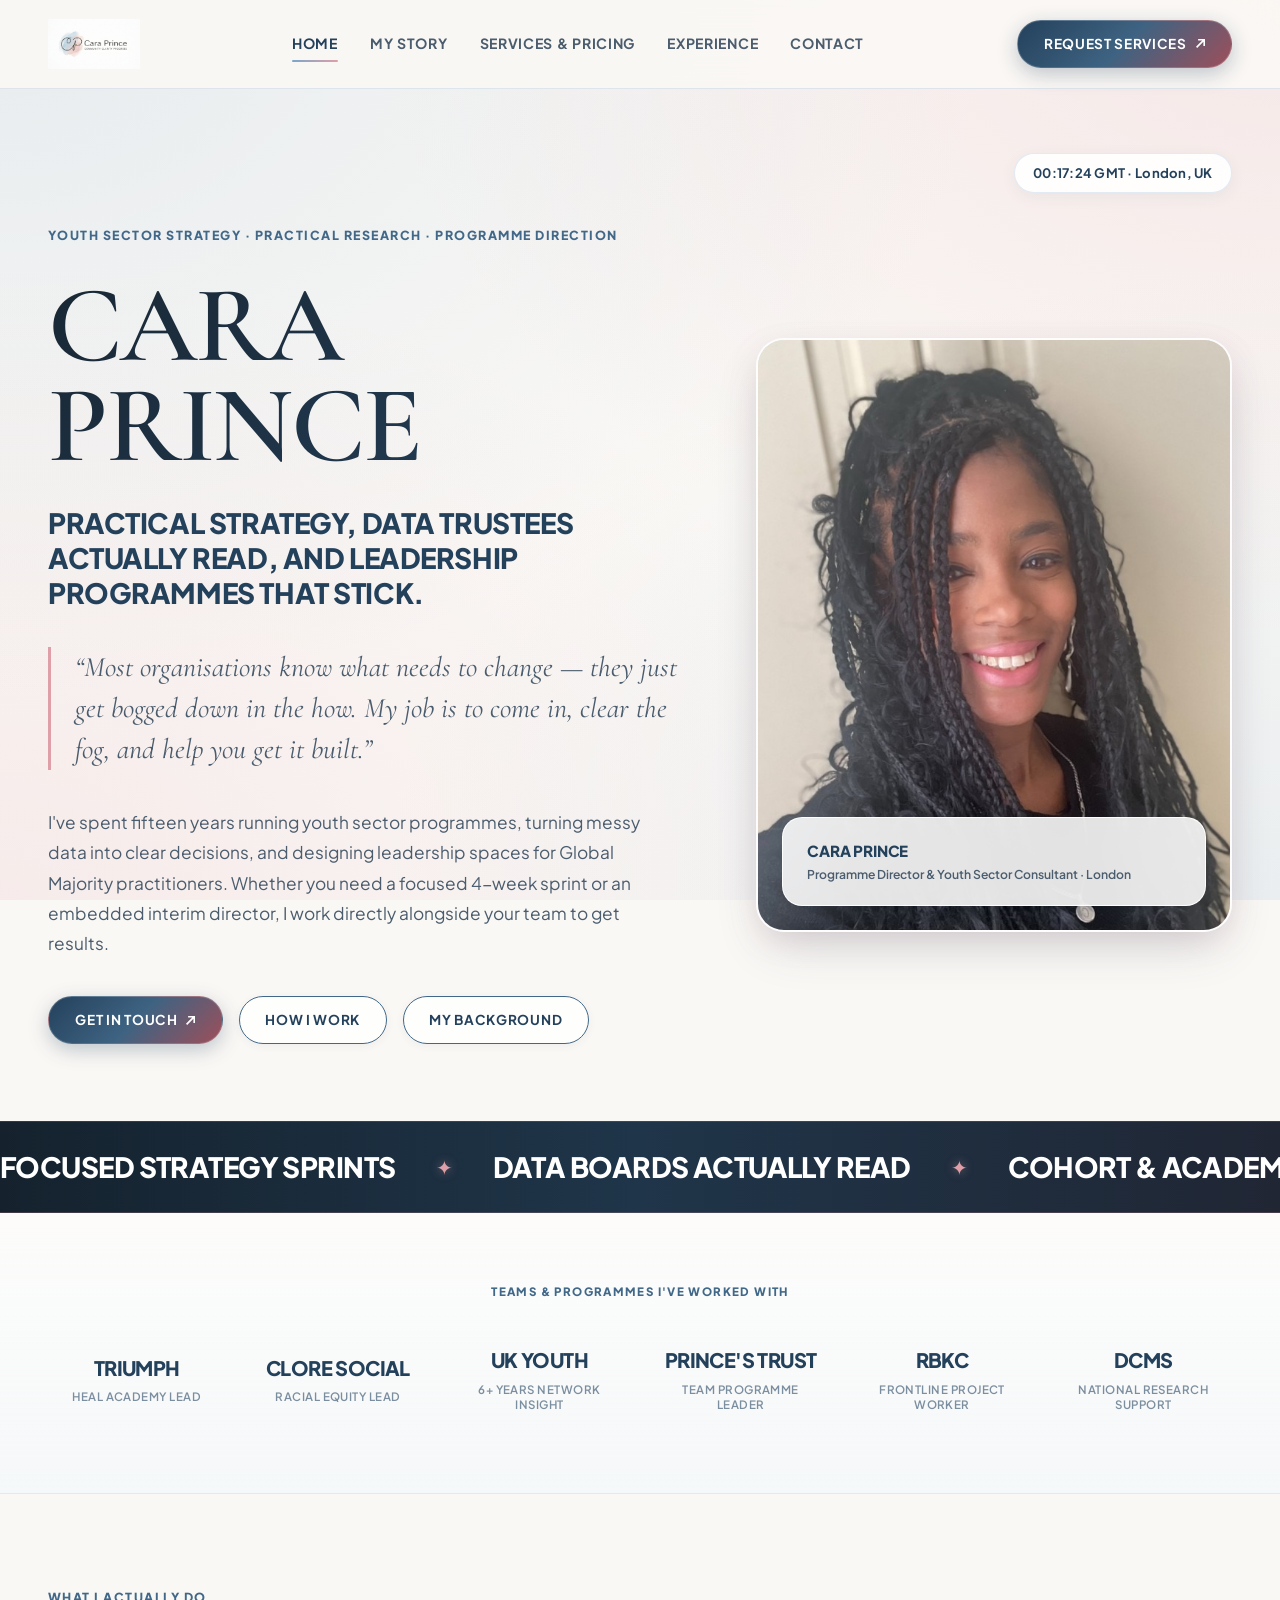
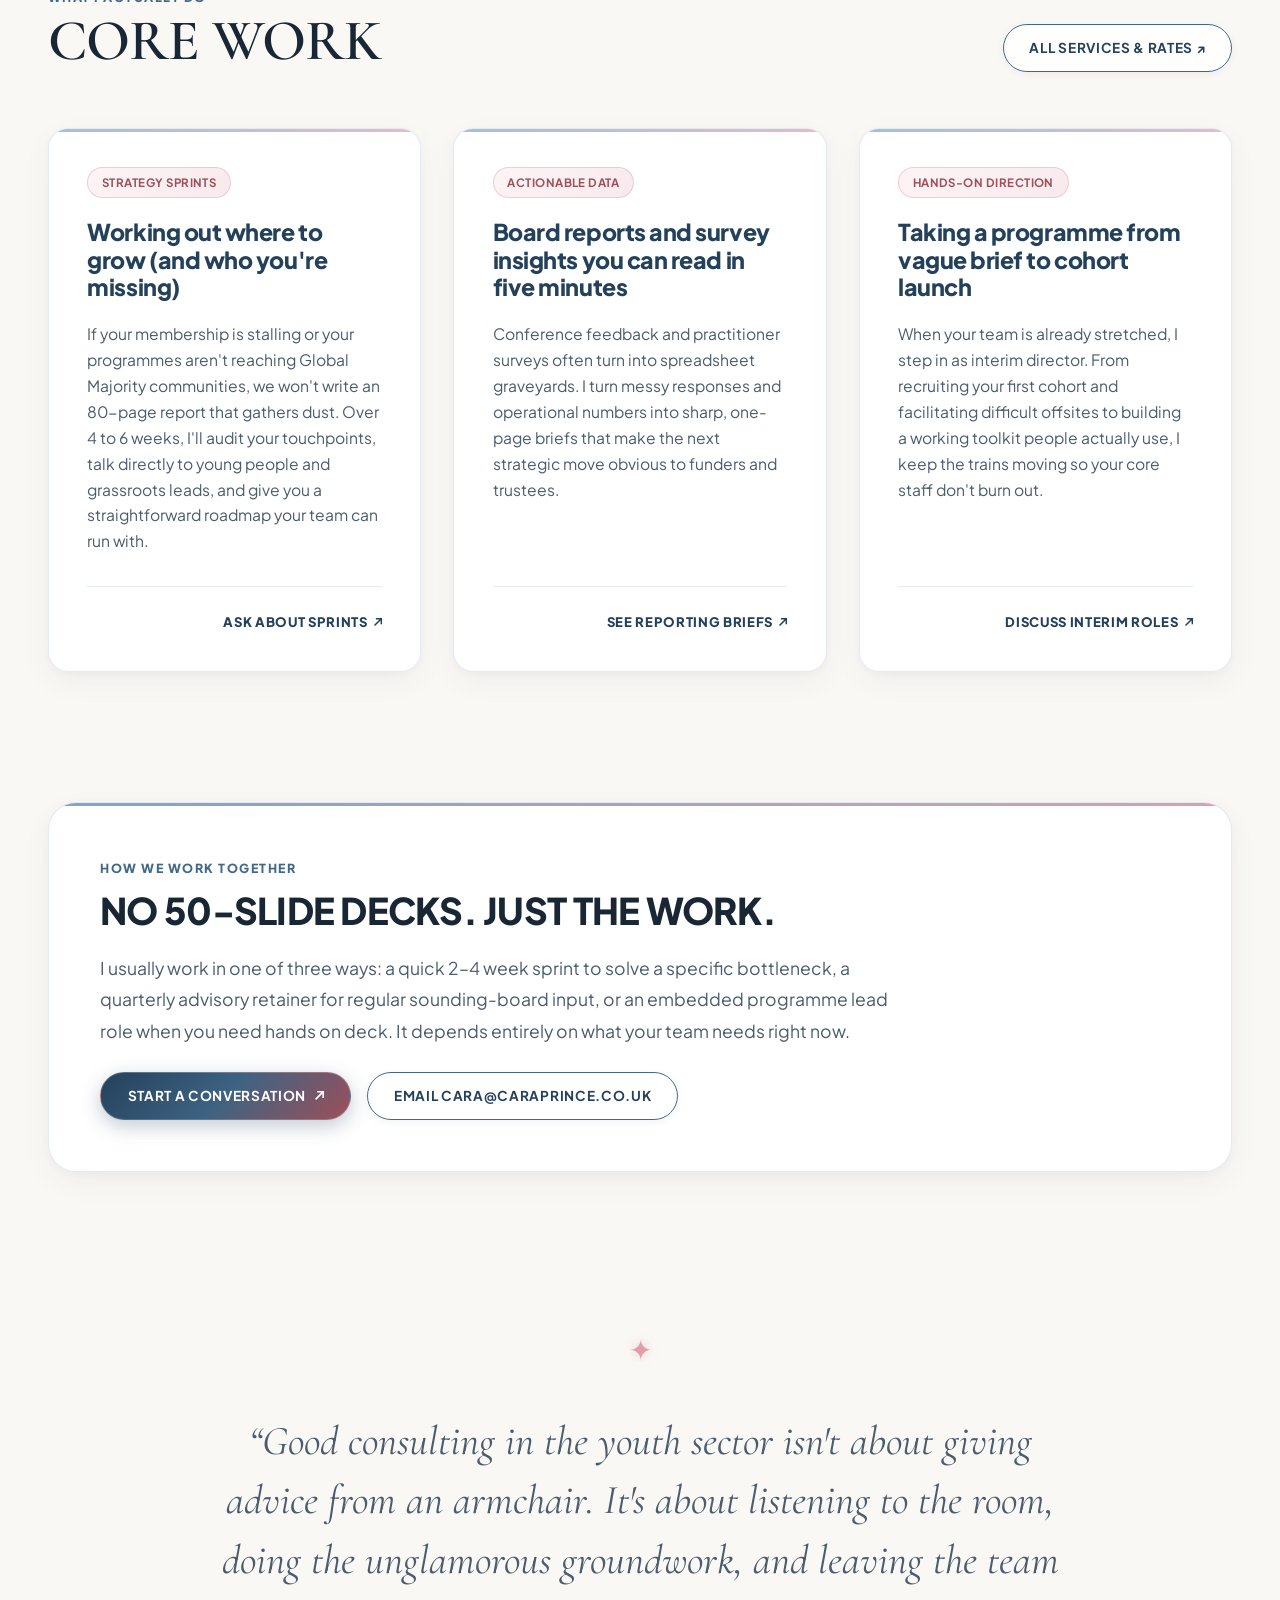
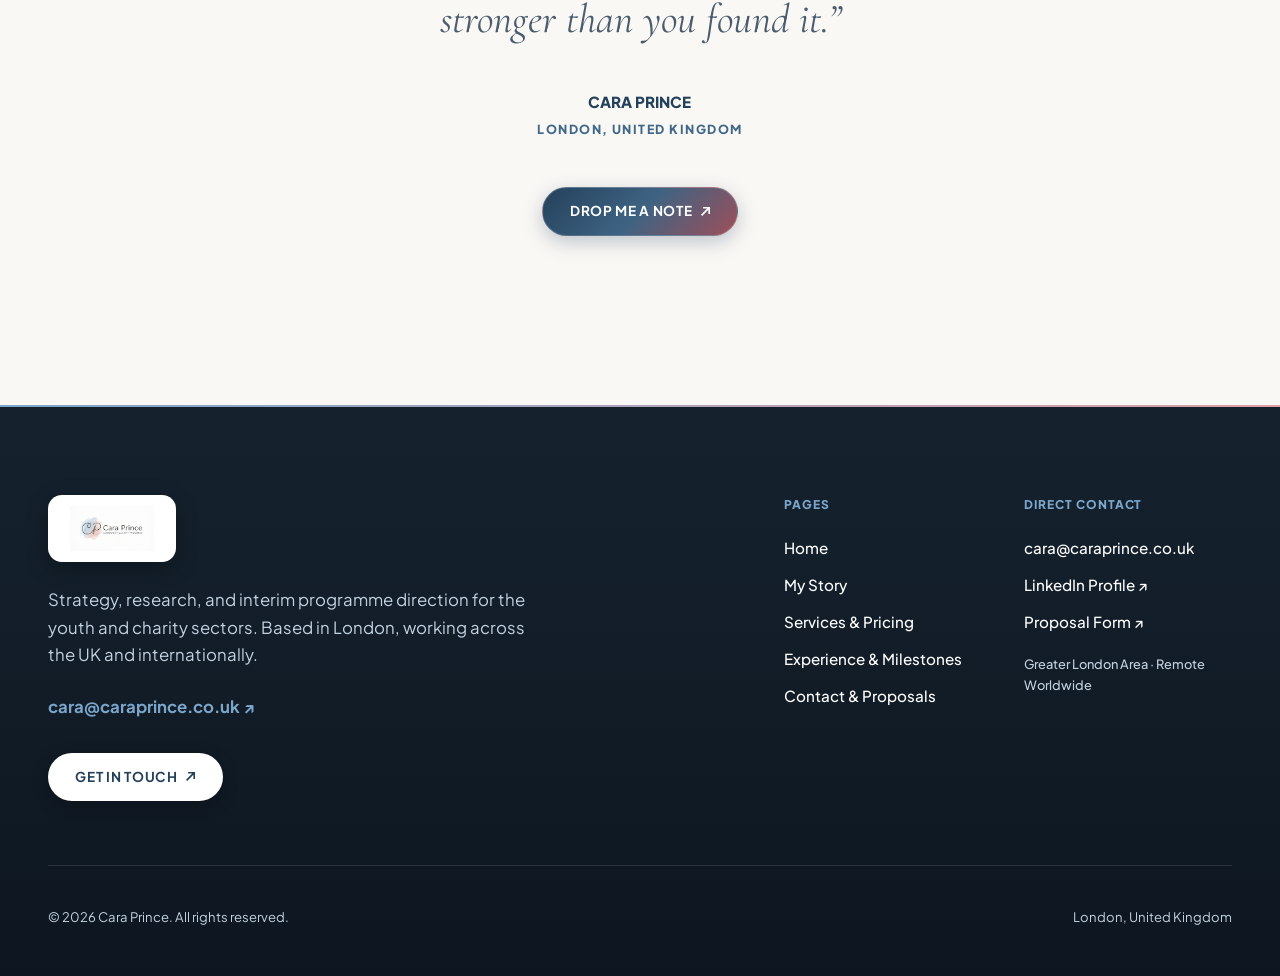
<file: index.html>
<!DOCTYPE html>
<html lang="en-GB">
<head>
  <meta charset="UTF-8" />
  <meta name="viewport" content="width=device-width, initial-scale=1.0" />
  <title>Cara Prince — Youth Sector Equity & Strategic Consultant</title>
  <meta name="description" content="Cara Prince is a Programme Lead, Management Consultant, and Youth Sector Strategist based in London, UK. Community · Clarity · Progress." />
  
  <meta property="og:title" content="Cara Prince — Youth Sector Equity & Strategic Consultant" />
  <meta property="og:description" content="Strategic planning, racial equity leadership programmes, and data reporting for UK charities, youth networks, and civic institutions." />
  <meta property="og:type" content="website" />
  <meta property="og:image" content="assets/cara-prince.jpg" />

  <link rel="stylesheet" href="styles.css?v=2.1" />
</head>
<body>

  <!-- =========================================================================
       NAVIGATION BAR
       ========================================================================= -->
  <header class="site_nav">
    <div class="container">
      <div class="nav_inner">
        
        <!-- Brand Logo -->
        <a href="index.html" class="brand_link">
          <img src="assets/logo.jpg" alt="Cara Prince — Community Clarity Progress" class="nav_logo_img" />
        </a>

        <!-- Menu Links -->
        <nav class="nav_menu">
          <a href="index.html" class="nav_item is_active">Home</a>
          <a href="story.html" class="nav_item">My Story</a>
          <a href="services.html" class="nav_item">Services & Pricing</a>
          <a href="experience.html" class="nav_item">Experience</a>
          <a href="contact.html" class="nav_item">Contact</a>
        </nav>

        <!-- Actions -->
        <div class="nav_actions">
          <a href="contact.html" class="btn_chic">
            <span>Request Services</span>
            <svg width="9" height="9" viewBox="0 0 9 9" fill="currentColor">
              <path d="M9 0V6.89161L7.3951 6.89161V2.81643L1.16434 9L0 7.8514L6.18357 1.62063L2.12413 1.62063V0L9 0Z"/>
            </svg>
          </a>
          <button type="button" class="mobile_nav_toggle" id="mobileNavToggle" aria-label="Toggle navigation">
            Menu
          </button>
        </div>

      </div>
    </div>
  </header>

  <!-- Mobile Drawer Menu -->
  <div class="mobile_nav_drawer" id="mobileNavDrawer">
    <a href="index.html" class="mobile_drawer_link">Home</a>
    <a href="story.html" class="mobile_drawer_link">My Story</a>
    <a href="services.html" class="mobile_drawer_link">Services & Pricing</a>
    <a href="experience.html" class="mobile_drawer_link">Experience & Milestones</a>
    <a href="contact.html" class="mobile_drawer_link">Contact & Proposals</a>
  </div>

  <main>
    <!-- =========================================================================
         EDITORIAL HERO SECTION
         ========================================================================= -->
    <section class="hero_editorial_wrap">
      <div class="container">
        
        <div class="hero_header_top">
          <div class="hero_live_badge" id="londonClock">
            00:00:00 GMT · London, UK
          </div>
        </div>

        <div class="hero_visual_grid">
          
          <!-- Left Column -->
          <div class="hero_content_pane">
            <div class="caption_tag">YOUTH SECTOR STRATEGY · PRACTICAL RESEARCH · PROGRAMME DIRECTION</div>
            <h1 class="display_hero">CARA PRINCE</h1>
            <p class="display_hero_sub">PRACTICAL STRATEGY, DATA TRUSTEES ACTUALLY READ, AND LEADERSHIP PROGRAMMES THAT STICK.</p>

            <blockquote class="serif_quote">
              “Most organisations know what needs to change — they just get bogged down in the how. My job is to come in, clear the fog, and help you get it built.”
            </blockquote>

            <p class="hero_bio_summary">
              I've spent fifteen years running youth sector programmes, turning messy data into clear decisions, and designing leadership spaces for Global Majority practitioners. Whether you need a focused 4-week sprint or an embedded interim director, I work directly alongside your team to get results.
            </p>

            <div class="hero_action_row">
              <a href="contact.html" class="btn_chic">
                <span>Get in Touch</span>
                <svg width="9" height="9" viewBox="0 0 9 9" fill="currentColor">
                  <path d="M9 0V6.89161L7.3951 6.89161V2.81643L1.16434 9L0 7.8514L6.18357 1.62063L2.12413 1.62063V0L9 0Z"/>
                </svg>
              </a>
              <a href="services.html" class="btn_chic_outline">How I Work</a>
              <a href="story.html" class="btn_chic_outline">My Background</a>
            </div>
          </div>

          <!-- Right Column: Sculpted Editorial Portrait -->
          <div class="hero_portrait_frame">
            <img 
              src="assets/cara-prince.jpg" 
              alt="Portrait of Cara Prince" 
              class="hero_portrait_img"
            />
            <div class="hero_glass_badge">
              <div>
                <span class="glass_badge_title">Cara Prince</span>
                <div class="glass_badge_sub">Programme Director & Youth Sector Consultant · London</div>
              </div>
            </div>
          </div>

        </div>

      </div>
    </section>

    <!-- =========================================================================
         CHIC CONTINUOUS MARQUEE
         ========================================================================= -->
    <div class="chic_marquee" aria-hidden="true">
      <div class="chic_marquee_track">
        <div class="chic_marquee_items">
          <span class="marquee_phrase">FOCUSED STRATEGY SPRINTS</span>
          <span class="star_dot">✦</span>
          <span class="marquee_phrase">DATA BOARDS ACTUALLY READ</span>
          <span class="star_dot">✦</span>
          <span class="marquee_phrase">COHORT & ACADEMY DESIGN</span>
          <span class="star_dot">✦</span>
          <span class="marquee_phrase">RACIAL EQUITY IN PRACTICE</span>
          <span class="star_dot">✦</span>
          <span class="marquee_phrase">MEMBERSHIP DIVERSIFICATION</span>
          <span class="star_dot">✦</span>
          <span class="marquee_phrase">FACILITATED OFFSITES</span>
          <span class="star_dot">✦</span>
        </div>
        <div class="chic_marquee_items">
          <span class="marquee_phrase">FOCUSED STRATEGY SPRINTS</span>
          <span class="star_dot">✦</span>
          <span class="marquee_phrase">DATA BOARDS ACTUALLY READ</span>
          <span class="star_dot">✦</span>
          <span class="marquee_phrase">COHORT & ACADEMY DESIGN</span>
          <span class="star_dot">✦</span>
          <span class="marquee_phrase">RACIAL EQUITY IN PRACTICE</span>
          <span class="star_dot">✦</span>
          <span class="marquee_phrase">MEMBERSHIP DIVERSIFICATION</span>
          <span class="star_dot">✦</span>
          <span class="marquee_phrase">FACILITATED OFFSITES</span>
          <span class="star_dot">✦</span>
        </div>
      </div>
    </div>

    <!-- =========================================================================
         INSTITUTIONAL PEDIGREE
         ========================================================================= -->
    <section class="pedigree_section">
      <div class="container">
        <div style="margin-bottom: 1.5rem; text-align: center;">
          <span class="caption_tag" style="font-size: 0.72rem;">TEAMS & PROGRAMMES I'VE WORKED WITH</span>
        </div>
        <div class="pedigree_grid">
          <div class="pedigree_item">
            <span class="pedigree_name">TRIUMPH</span>
            <span class="pedigree_role">HEAL Academy Lead</span>
          </div>
          <div class="pedigree_item">
            <span class="pedigree_name">CLORE SOCIAL</span>
            <span class="pedigree_role">Racial Equity Lead</span>
          </div>
          <div class="pedigree_item">
            <span class="pedigree_name">UK YOUTH</span>
            <span class="pedigree_role">6+ Years Network Insight</span>
          </div>
          <div class="pedigree_item">
            <span class="pedigree_name">PRINCE'S TRUST</span>
            <span class="pedigree_role">Team Programme Leader</span>
          </div>
          <div class="pedigree_item">
            <span class="pedigree_name">RBKC</span>
            <span class="pedigree_role">Frontline Project Worker</span>
          </div>
          <div class="pedigree_item">
            <span class="pedigree_name">DCMS</span>
            <span class="pedigree_role">National Research Support</span>
          </div>
        </div>
      </div>
    </section>

    <!-- =========================================================================
         SELECTED SERVICES TEASER (VARIED RHYTHM & CONCRETE SPECIFICS)
         ========================================================================= -->
    <section class="section_padding">
      <div class="container">
        <div class="services_preview_wrap">
          
          <div class="section_head_dual">
            <div>
              <span class="caption_tag">WHAT I ACTUALLY DO</span>
              <h2 class="display_title">CORE WORK</h2>
            </div>
            <a href="services.html" class="btn_chic_outline">All Services & Rates ↗</a>
          </div>

          <div class="cards_trio_grid">
            
            <!-- Card 1 -->
            <div class="chic_card">
              <div class="card_top_content">
                <div class="card_num_badge">
                  <span class="card_category">Strategy Sprints</span>
                </div>
                <h3 class="card_heading">Working out where to grow (and who you're missing)</h3>
                <p class="card_body_text">
                  If your membership is stalling or your programmes aren't reaching Global Majority communities, we won't write an 80-page report that gathers dust. Over 4 to 6 weeks, I'll audit your touchpoints, talk directly to young people and grassroots leads, and give you a straightforward roadmap your team can run with.
                </p>
              </div>
              <div class="card_bottom_cta">
                <a href="contact.html?service=Membership+Growth" class="card_arrow_link" style="margin-left: auto;">
                  <span>Ask about sprints</span>
                  <svg width="8" height="8" viewBox="0 0 9 9" fill="currentColor"><path d="M9 0V6.89161L7.3951 6.89161V2.81643L1.16434 9L0 7.8514L6.18357 1.62063L2.12413 1.62063V0L9 0Z"/></svg>
                </a>
              </div>
            </div>

            <!-- Card 2 -->
            <div class="chic_card">
              <div class="card_top_content">
                <div class="card_num_badge">
                  <span class="card_category">Actionable Data</span>
                </div>
                <h3 class="card_heading">Board reports and survey insights you can read in five minutes</h3>
                <p class="card_body_text">
                  Conference feedback and practitioner surveys often turn into spreadsheet graveyards. I turn messy responses and operational numbers into sharp, one-page briefs that make the next strategic move obvious to funders and trustees.
                </p>
              </div>
              <div class="card_bottom_cta">
                <a href="contact.html?service=Data+Reporting" class="card_arrow_link" style="margin-left: auto;">
                  <span>See reporting briefs</span>
                  <svg width="8" height="8" viewBox="0 0 9 9" fill="currentColor"><path d="M9 0V6.89161L7.3951 6.89161V2.81643L1.16434 9L0 7.8514L6.18357 1.62063L2.12413 1.62063V0L9 0Z"/></svg>
                </a>
              </div>
            </div>

            <!-- Card 3 -->
            <div class="chic_card">
              <div class="card_top_content">
                <div class="card_num_badge">
                  <span class="card_category">Hands-on Direction</span>
                </div>
                <h3 class="card_heading">Taking a programme from vague brief to cohort launch</h3>
                <p class="card_body_text">
                  When your team is already stretched, I step in as interim director. From recruiting your first cohort and facilitating difficult offsites to building a working toolkit people actually use, I keep the trains moving so your core staff don't burn out.
                </p>
              </div>
              <div class="card_bottom_cta">
                <a href="contact.html?service=Programme+Leadership" class="card_arrow_link" style="margin-left: auto;">
                  <span>Discuss interim roles</span>
                  <svg width="8" height="8" viewBox="0 0 9 9" fill="currentColor"><path d="M9 0V6.89161L7.3951 6.89161V2.81643L1.16434 9L0 7.8514L6.18357 1.62063L2.12413 1.62063V0L9 0Z"/></svg>
                </a>
              </div>
            </div>

          </div>

        </div>
      </div>
    </section>

    <!-- =========================================================================
         HOW I WORK (BREAKING THE UNIFORM RHYTHM)
         ========================================================================= -->
    <section style="padding: 2.5rem 0 4rem;">
      <div class="container">
        <div style="background: rgba(255, 255, 255, 0.95); border: 1px solid var(--border-subtle); border-radius: var(--radius-xl); padding: clamp(2rem, 4vw, 3.5rem); box-shadow: var(--shadow-card); position: relative; overflow: hidden;">
          <div style="position: absolute; top: 0; left: 0; right: 0; height: 3px; background: linear-gradient(90deg, var(--brand-blue) 0%, var(--brand-rose) 100%);"></div>
          <div style="max-width: 820px;">
            <span class="caption_tag">HOW WE WORK TOGETHER</span>
            <h3 class="display_section" style="margin-top: 0.5rem; margin-bottom: 1.25rem; font-size: clamp(1.6rem, 3vw, 2.3rem);">
              No 50-slide decks. Just the work.
            </h3>
            <p style="font-size: 1.1rem; line-height: 1.8; color: var(--ink-secondary); margin-bottom: 1.5rem;">
              I usually work in one of three ways: a quick 2–4 week sprint to solve a specific bottleneck, a quarterly advisory retainer for regular sounding-board input, or an embedded programme lead role when you need hands on deck. It depends entirely on what your team needs right now.
            </p>
            <div style="display: flex; gap: 1rem; flex-wrap: wrap;">
              <a href="contact.html" class="btn_chic">
                <span>Start a Conversation</span>
                <svg width="9" height="9" viewBox="0 0 9 9" fill="currentColor"><path d="M9 0V6.89161L7.3951 6.89161V2.81643L1.16434 9L0 7.8514L6.18357 1.62063L2.12413 1.62063V0L9 0Z"/></svg>
              </a>
              <a href="mailto:cara@caraprince.co.uk" class="btn_chic_outline">
                <span>Email cara@caraprince.co.uk</span>
              </a>
            </div>
          </div>
        </div>
      </div>
    </section>

    <!-- =========================================================================
         EDITORIAL QUOTE CALLOUT
         ========================================================================= -->
    <section class="section_padding" style="background: var(--bg-wash);">
      <div class="container" style="text-align: center; max-width: 960px; margin: 0 auto; display: flex; flex-direction: column; align-items: center; gap: 2rem;">
        <span class="star_dot" style="font-size: 1.75rem;">✦</span>

        <blockquote class="serif_quote" style="font-size: clamp(1.6rem, 3.2vw, 2.6rem); border-left: none; padding-left: 0;">
          “Good consulting in the youth sector isn't about giving advice from an armchair. It's about listening to the room, doing the unglamorous groundwork, and leaving the team stronger than you found it.”
        </blockquote>

        <div>
          <div style="font-family: var(--font-main); font-weight: 800; text-transform: uppercase; font-size: 0.95rem; color: var(--brand-blue-deep);">Cara Prince</div>
          <div class="caption_tag" style="margin-top: 0.25rem;">London, United Kingdom</div>
        </div>

        <div style="margin-top: 1rem;">
          <a href="contact.html" class="btn_chic">
            <span>Drop Me a Note</span>
            <svg width="9" height="9" viewBox="0 0 9 9" fill="currentColor">
              <path d="M9 0V6.89161L7.3951 6.89161V2.81643L1.16434 9L0 7.8514L6.18357 1.62063L2.12413 1.62063V0L9 0Z"/>
            </svg>
          </a>
        </div>
      </div>
    </section>

  </main>

  <!-- =========================================================================
       FOOTER
       ========================================================================= -->
  <footer class="site_footer">
    <div class="container">
      <div class="footer_inner">
        
        <div class="footer_brand_pane">
          <div class="footer_logo_wrap">
            <img src="assets/logo.jpg" alt="Cara Prince Logo" class="footer_logo_img" />
          </div>
          <p class="text_muted" style="color: var(--ink-light-muted); max-width: 480px; font-size: 1.05rem;">
            Strategy, research, and interim programme direction for the youth and charity sectors. Based in London, working across the UK and internationally.
          </p>
          <div style="display: flex; flex-direction: column; gap: 0.5rem;">
            <a href="mailto:cara@caraprince.co.uk" style="color: var(--brand-blue); text-decoration: none; font-weight: 700; font-size: 1.05rem;">
              cara@caraprince.co.uk ↗
            </a>
          </div>
          <div style="margin-top: 0.5rem;">
            <a href="contact.html" class="btn_chic btn_chic_light">
              <span>Get in Touch</span>
              <svg width="9" height="9" viewBox="0 0 9 9" fill="currentColor"><path d="M9 0V6.89161L7.3951 6.89161V2.81643L1.16434 9L0 7.8514L6.18357 1.62063L2.12413 1.62063V0L9 0Z"/></svg>
            </a>
          </div>
        </div>

        <div class="footer_nav_pane">
          <div class="footer_nav_list">
            <span class="footer_nav_heading">Pages</span>
            <a href="index.html" class="footer_link">Home</a>
            <a href="story.html" class="footer_link">My Story</a>
            <a href="services.html" class="footer_link">Services & Pricing</a>
            <a href="experience.html" class="footer_link">Experience & Milestones</a>
            <a href="contact.html" class="footer_link">Contact & Proposals</a>
          </div>

          <div class="footer_nav_list">
            <span class="footer_nav_heading">Direct Contact</span>
            <a href="mailto:cara@caraprince.co.uk" class="footer_link">cara@caraprince.co.uk</a>
            <a href="https://www.linkedin.com/in/cara-prince-690aa695/" target="_blank" rel="noopener" class="footer_link">
              LinkedIn Profile ↗
            </a>
            <a href="contact.html" class="footer_link">Proposal Form ↗</a>
            <span style="font-family: var(--font-main); font-size: 0.8rem; color: var(--ink-light-muted); margin-top: 0.5rem; font-weight: 500;">
              Greater London Area · Remote Worldwide
            </span>
          </div>
        </div>

      </div>

      <div class="footer_bottom">
        <span>© <span class="dynamic_year">2026</span> Cara Prince. All rights reserved.</span>
        <span>London, United Kingdom</span>
      </div>
    </div>
  </footer>

  <script src="script.js"></script>
</body>
</html>
</file>
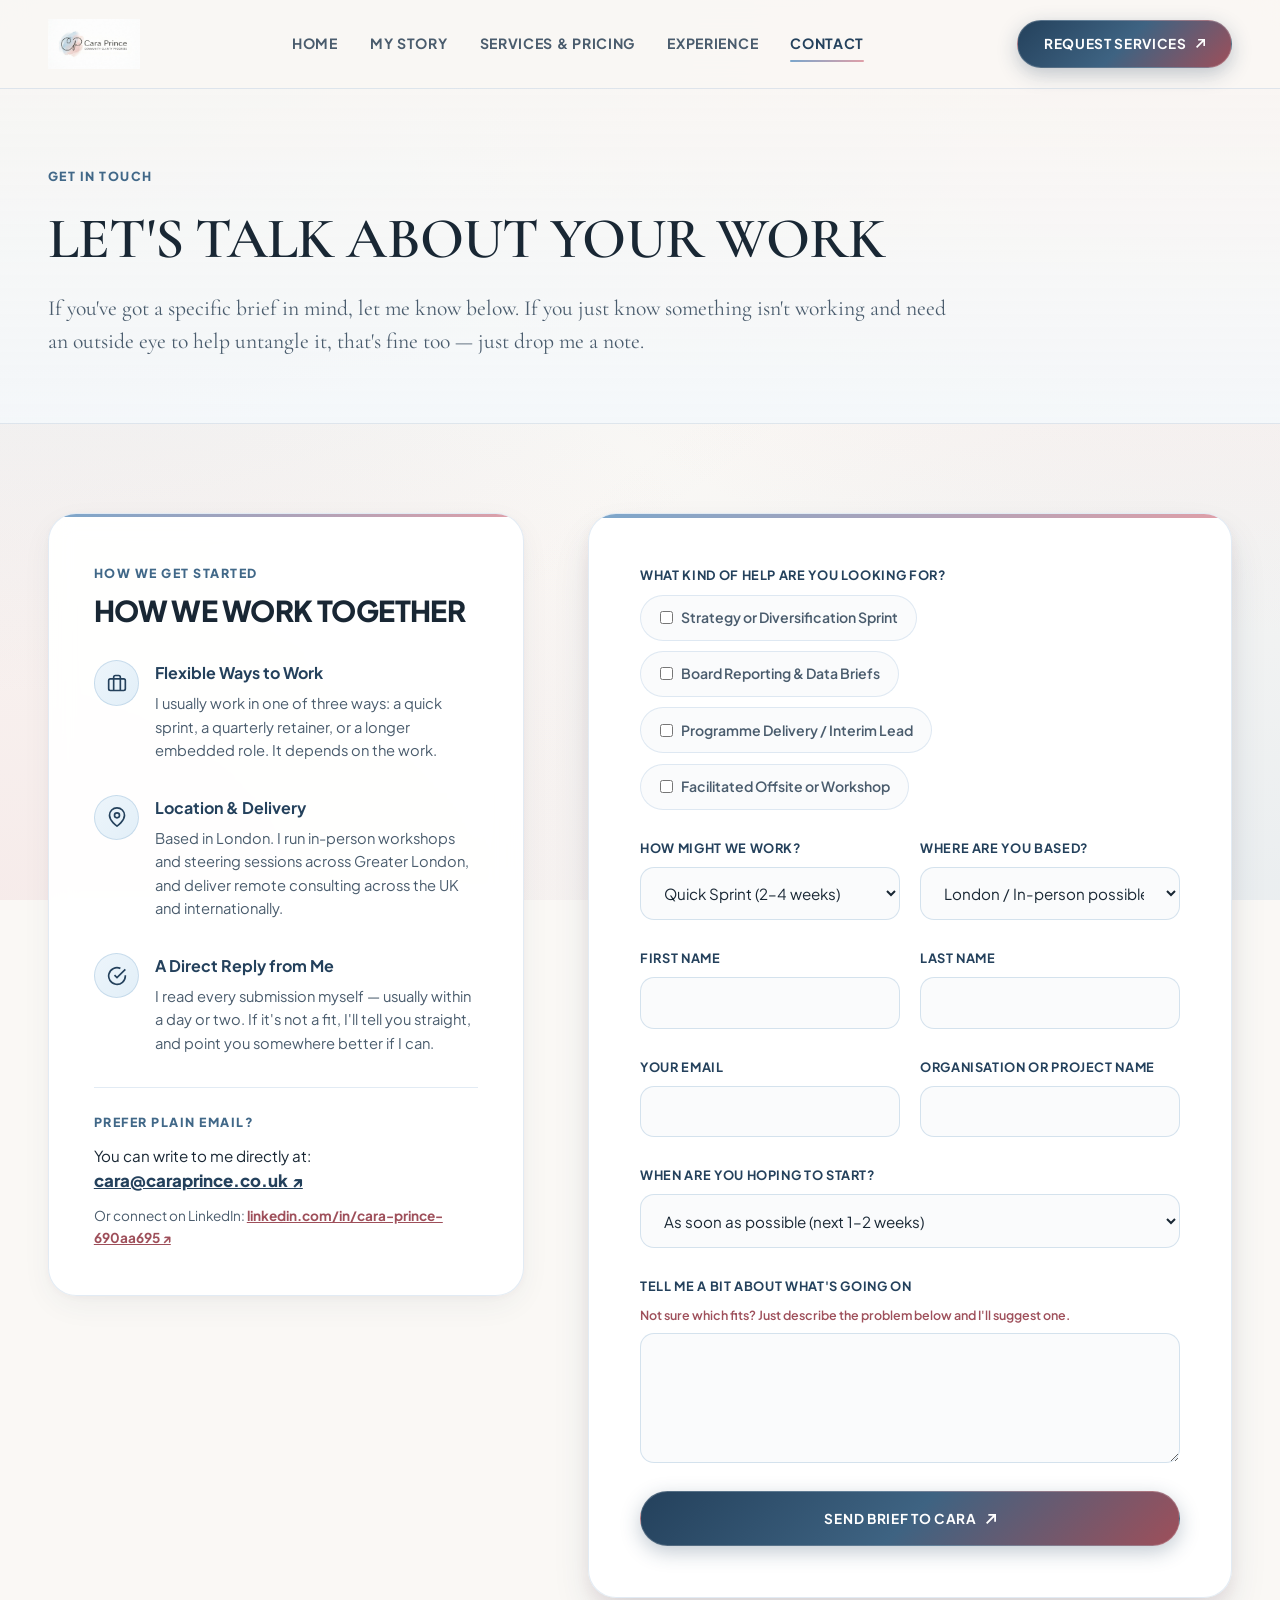
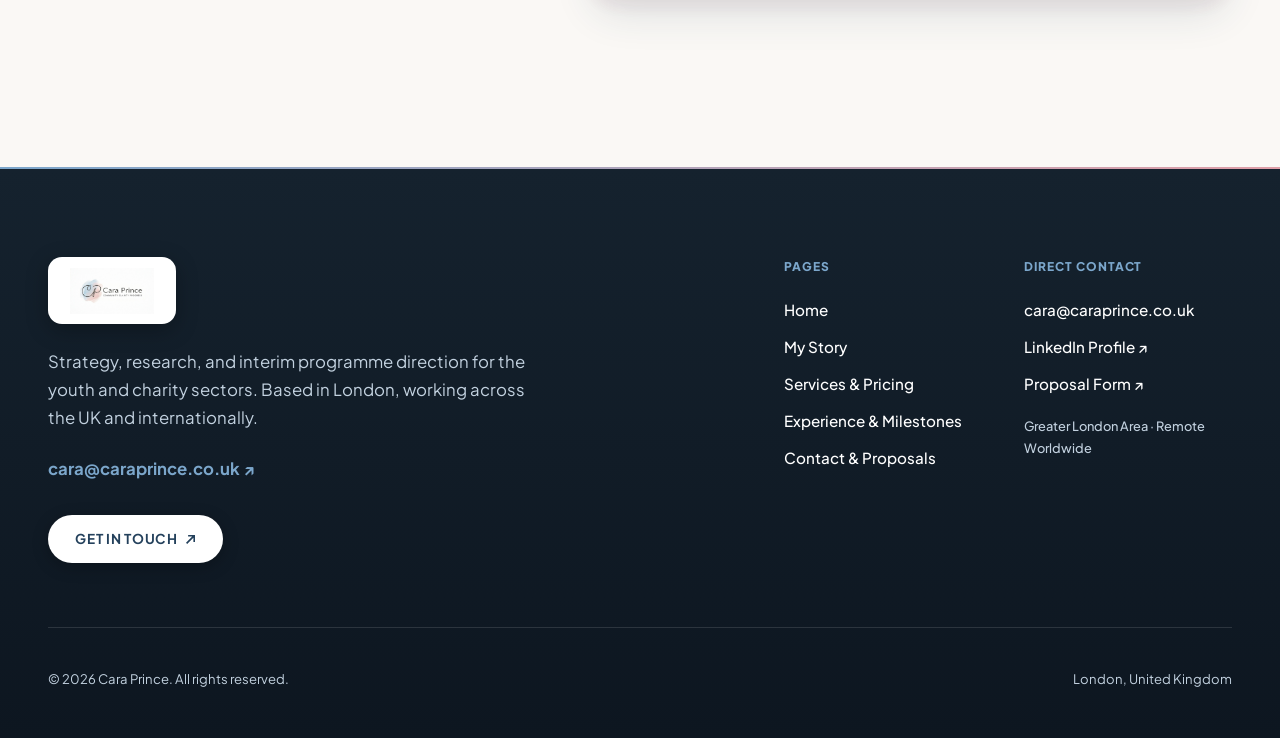
<file: contact.html>
<!DOCTYPE html>
<html lang="en-GB">
<head>
  <meta charset="UTF-8" />
  <meta name="viewport" content="width=device-width, initial-scale=1.0" />
  <title>Contact & Request Proposal — Cara Prince | Strategic Consulting</title>
  <meta name="description" content="Commission Cara Prince for youth sector equity programmes, membership growth, data insight reporting, or management consulting." />
  
  <meta property="og:title" content="Contact & Request Proposal — Cara Prince | Youth Sector Strategy" />
  <meta property="og:description" content="Request a bespoke proposal, commission strategic consulting, or book an exploratory scoping call with London-based consultant Cara Prince." />
  <meta property="og:type" content="website" />
  <meta property="og:image" content="assets/cara-prince.jpg" />

  <link rel="stylesheet" href="styles.css?v=2.1" />
</head>
<body>

  <!-- =========================================================================
       NAVIGATION BAR
       ========================================================================= -->
  <header class="site_nav">
    <div class="container">
      <div class="nav_inner">
        
        <a href="index.html" class="brand_link">
          <img src="assets/logo.jpg" alt="Cara Prince — Community Clarity Progress" class="nav_logo_img" />
        </a>

        <nav class="nav_menu">
          <a href="index.html" class="nav_item">Home</a>
          <a href="story.html" class="nav_item">My Story</a>
          <a href="services.html" class="nav_item">Services & Pricing</a>
          <a href="experience.html" class="nav_item">Experience</a>
          <a href="contact.html" class="nav_item is_active">Contact</a>
        </nav>

        <div class="nav_actions">
          <a href="contact.html" class="btn_chic">
            <span>Request Services</span>
            <svg width="9" height="9" viewBox="0 0 9 9" fill="currentColor">
              <path d="M9 0V6.89161L7.3951 6.89161V2.81643L1.16434 9L0 7.8514L6.18357 1.62063L2.12413 1.62063V0L9 0Z"/>
            </svg>
          </a>
          <button type="button" class="mobile_nav_toggle" id="mobileNavToggle" aria-label="Toggle navigation">
            Menu
          </button>
        </div>

      </div>
    </div>
  </header>

  <!-- Mobile Drawer Menu -->
  <div class="mobile_nav_drawer" id="mobileNavDrawer">
    <a href="index.html" class="mobile_drawer_link">Home</a>
    <a href="story.html" class="mobile_drawer_link">My Story</a>
    <a href="services.html" class="mobile_drawer_link">Services & Pricing</a>
    <a href="experience.html" class="mobile_drawer_link">Experience & Milestones</a>
    <a href="contact.html" class="mobile_drawer_link">Contact & Proposals</a>
  </div>

  <main>
    <!-- =========================================================================
         INNER PAGE HERO
         ========================================================================= -->
    <section class="inner_page_hero">
      <div class="container">
        <div class="inner_hero_content">
          <div class="caption_tag">GET IN TOUCH</div>
          <h1 class="display_title">LET'S TALK ABOUT YOUR WORK</h1>
          <p class="serif_body">
            If you've got a specific brief in mind, let me know below. If you just know something isn't working and need an outside eye to help untangle it, that's fine too — just drop me a note.
          </p>
        </div>
      </div>
    </section>

    <!-- =========================================================================
         CONTACT SPLIT GRID
         ========================================================================= -->
    <section class="section_padding">
      <div class="container">
        <div class="contact_split_wrap">
          
          <!-- Left Column: Engagement Guidelines -->
          <div class="contact_info_card">
            <div>
              <span class="caption_tag">HOW WE GET STARTED</span>
              <h2 class="display_section" style="margin-top: 0.5rem; font-size: 1.8rem;">How We Work Together</h2>
            </div>

            <div class="contact_point">
              <div class="contact_point_icon">
                <svg width="20" height="20" viewBox="0 0 24 24" fill="none" stroke="currentColor" stroke-width="2">
                  <rect x="2" y="7" width="20" height="14" rx="2" ry="2"/><path d="M16 21V5a2 2 0 0 0-2-2h-4a2 2 0 0 0-2 2v16"/>
                </svg>
              </div>
              <div>
                <strong style="color: var(--brand-blue-deep);">Flexible Ways to Work</strong>
                <p class="text_muted" style="font-size: 0.92rem; margin-top: 0.35rem; line-height: 1.6;">
                  I usually work in one of three ways: a quick sprint, a quarterly retainer, or a longer embedded role. It depends on the work.
                </p>
              </div>
            </div>

            <div class="contact_point">
              <div class="contact_point_icon">
                <svg width="20" height="20" viewBox="0 0 24 24" fill="none" stroke="currentColor" stroke-width="2">
                  <path d="M21 10c0 7-9 13-9 13s-9-6-9-13a9 9 0 0 1 18 0z"/><circle cx="12" cy="10" r="3"/>
                </svg>
              </div>
              <div>
                <strong style="color: var(--brand-blue-deep);">Location & Delivery</strong>
                <p class="text_muted" style="font-size: 0.92rem; margin-top: 0.35rem; line-height: 1.6;">
                  Based in London. I run in-person workshops and steering sessions across Greater London, and deliver remote consulting across the UK and internationally.
                </p>
              </div>
            </div>

            <div class="contact_point">
              <div class="contact_point_icon">
                <svg width="20" height="20" viewBox="0 0 24 24" fill="none" stroke="currentColor" stroke-width="2">
                  <path d="M22 11.08V12a10 10 0 1 1-5.93-9.14"/><polyline points="22 4 12 14.01 9 11.01"/>
                </svg>
              </div>
              <div>
                <strong style="color: var(--brand-blue-deep);">A Direct Reply from Me</strong>
                <p class="text_muted" style="font-size: 0.92rem; margin-top: 0.35rem; line-height: 1.6;">
                  I read every submission myself — usually within a day or two. If it's not a fit, I'll tell you straight, and point you somewhere better if I can.
                </p>
              </div>
            </div>

            <div style="padding-top: 1.5rem; border-top: 1px solid var(--border-subtle); display: flex; flex-direction: column; gap: 0.75rem;">
              <span class="caption_tag">PREFER PLAIN EMAIL?</span>
              <p style="font-family: var(--font-main); font-size: 0.95rem; line-height: 1.5;">
                You can write to me directly at:<br />
                <a href="mailto:cara@caraprince.co.uk" style="color: var(--brand-blue-deep); font-weight: 800; text-decoration: underline; font-size: 1.05rem;">
                  cara@caraprince.co.uk ↗
                </a>
              </p>
              <p style="font-family: var(--font-main); font-size: 0.85rem; color: var(--ink-secondary);">
                Or connect on LinkedIn: <a href="https://www.linkedin.com/in/cara-prince-690aa695/" target="_blank" rel="noopener" style="color: var(--brand-rose-deep); font-weight: 700;">linkedin.com/in/cara-prince-690aa695 ↗</a>
              </p>
            </div>
          </div>

          <!-- Right Column: Proposal Request Form -->
          <div class="proposal_form_container">
            <form class="chic_form" id="proposalContactForm">
              
              <!-- Select Services (Streamlined, Real-World Options) -->
              <div class="form_group">
                <label class="form_label">What kind of help are you looking for?</label>
                <div class="service_pill_selector">
                  <label class="service_pill_choice">
                    <input type="checkbox" name="services" value="Strategy or Diversification Sprint" />
                    <span>Strategy or Diversification Sprint</span>
                  </label>
                  <label class="service_pill_choice">
                    <input type="checkbox" name="services" value="Data Insights & Board Briefs" />
                    <span>Board Reporting & Data Briefs</span>
                  </label>
                  <label class="service_pill_choice">
                    <input type="checkbox" name="services" value="Programme Delivery or Interim Lead" />
                    <span>Programme Delivery / Interim Lead</span>
                  </label>
                  <label class="service_pill_choice">
                    <input type="checkbox" name="services" value="Facilitated Offsite or Workshop" />
                    <span>Facilitated Offsite or Workshop</span>
                  </label>
                </div>
              </div>

              <!-- Engagement Type & Mode -->
              <div class="form_grid_2">
                <div class="form_group">
                  <label for="engagementType" class="form_label">How might we work?</label>
                  <select id="engagementType" class="form_control" required>
                    <option value="sprint">Quick Sprint (2–4 weeks)</option>
                    <option value="retainer">Quarterly Advisory Retainer</option>
                    <option value="embedded">Embedded Programme Role</option>
                    <option value="not_sure">Not sure yet — let's discuss</option>
                  </select>
                </div>

                <div class="form_group">
                  <label for="deliveryMode" class="form_label">Where are you based?</label>
                  <select id="deliveryMode" class="form_control" required>
                    <option value="london">London / In-person possible</option>
                    <option value="uk_remote">UK (Remote)</option>
                    <option value="international">International / Global Remote</option>
                  </select>
                </div>
              </div>

              <!-- Client First & Last Name -->
              <div class="form_grid_2">
                <div class="form_group">
                  <label for="firstName" class="form_label">First Name</label>
                  <input type="text" id="firstName" class="form_control" required />
                </div>

                <div class="form_group">
                  <label for="lastName" class="form_label">Last Name</label>
                  <input type="text" id="lastName" class="form_control" required />
                </div>
              </div>

              <!-- Email & Organisation -->
              <div class="form_grid_2">
                <div class="form_group">
                  <label for="clientEmail" class="form_label">Your Email</label>
                  <input type="email" id="clientEmail" class="form_control" required />
                </div>

                <div class="form_group">
                  <label for="orgName" class="form_label">Organisation or Project Name</label>
                  <input type="text" id="orgName" class="form_control" required />
                </div>
              </div>

              <!-- Timeline -->
              <div class="form_group">
                <label for="timeline" class="form_label">When are you hoping to start?</label>
                <select id="timeline" class="form_control">
                  <option value="asap">As soon as possible (next 1–2 weeks)</option>
                  <option value="month">In the next month</option>
                  <option value="next_quarter">Next quarter</option>
                  <option value="just_exploring">Just exploring options for now</option>
                </select>
              </div>

              <!-- Brief Overview with Informal Note -->
              <div class="form_group">
                <div style="display: flex; justify-content: space-between; align-items: baseline; flex-wrap: wrap; gap: 0.5rem;">
                  <label for="projectBrief" class="form_label">Tell me a bit about what's going on</label>
                  <span style="font-size: 0.78rem; color: var(--brand-rose-deep); font-weight: 600;">
                    Not sure which fits? Just describe the problem below and I'll suggest one.
                  </span>
                </div>
                <textarea id="projectBrief" class="form_control" rows="4" required></textarea>
              </div>

              <button type="submit" class="btn_chic" style="width: 100%; padding: 1.1rem;">
                <span>Send Brief to Cara</span>
                <svg width="10" height="10" viewBox="0 0 9 9" fill="currentColor"><path d="M9 0V6.89161L7.3951 6.89161V2.81643L1.16434 9L0 7.8514L6.18357 1.62063L2.12413 1.62063V0L9 0Z"/></svg>
              </button>

              <div class="form_feedback_box" id="formFeedback">
                Thanks! I've received your note and will read through it myself. Expect to hear back within a day or two.
              </div>

            </form>
          </div>

        </div>
      </div>
    </section>
  </main>

  <!-- =========================================================================
       FOOTER
       ========================================================================= -->
  <footer class="site_footer">
    <div class="container">
      <div class="footer_inner">
        
        <div class="footer_brand_pane">
          <div class="footer_logo_wrap">
            <img src="assets/logo.jpg" alt="Cara Prince Logo" class="footer_logo_img" />
          </div>
          <p class="text_muted" style="color: var(--ink-light-muted); max-width: 480px; font-size: 1.05rem;">
            Strategy, research, and interim programme direction for the youth and charity sectors. Based in London, working across the UK and internationally.
          </p>
          <div style="display: flex; flex-direction: column; gap: 0.5rem;">
            <a href="mailto:cara@caraprince.co.uk" style="color: var(--brand-blue); text-decoration: none; font-weight: 700; font-size: 1.05rem;">
              cara@caraprince.co.uk ↗
            </a>
          </div>
          <div style="margin-top: 0.5rem;">
            <a href="contact.html" class="btn_chic btn_chic_light">
              <span>Get in Touch</span>
              <svg width="9" height="9" viewBox="0 0 9 9" fill="currentColor"><path d="M9 0V6.89161L7.3951 6.89161V2.81643L1.16434 9L0 7.8514L6.18357 1.62063L2.12413 1.62063V0L9 0Z"/></svg>
            </a>
          </div>
        </div>

        <div class="footer_nav_pane">
          <div class="footer_nav_list">
            <span class="footer_nav_heading">Pages</span>
            <a href="index.html" class="footer_link">Home</a>
            <a href="story.html" class="footer_link">My Story</a>
            <a href="services.html" class="footer_link">Services & Pricing</a>
            <a href="experience.html" class="footer_link">Experience & Milestones</a>
            <a href="contact.html" class="footer_link">Contact & Proposals</a>
          </div>

          <div class="footer_nav_list">
            <span class="footer_nav_heading">Direct Contact</span>
            <a href="mailto:cara@caraprince.co.uk" class="footer_link">cara@caraprince.co.uk</a>
            <a href="https://www.linkedin.com/in/cara-prince-690aa695/" target="_blank" rel="noopener" class="footer_link">
              LinkedIn Profile ↗
            </a>
            <a href="contact.html" class="footer_link">Proposal Form ↗</a>
            <span style="font-family: var(--font-main); font-size: 0.8rem; color: var(--ink-light-muted); margin-top: 0.5rem; font-weight: 500;">
              Greater London Area · Remote Worldwide
            </span>
          </div>
        </div>

      </div>

      <div class="footer_bottom">
        <span>© <span class="dynamic_year">2026</span> Cara Prince. All rights reserved.</span>
        <span>London, United Kingdom</span>
      </div>
    </div>
  </footer>

  <script src="script.js"></script>
</body>
</html>
</file>
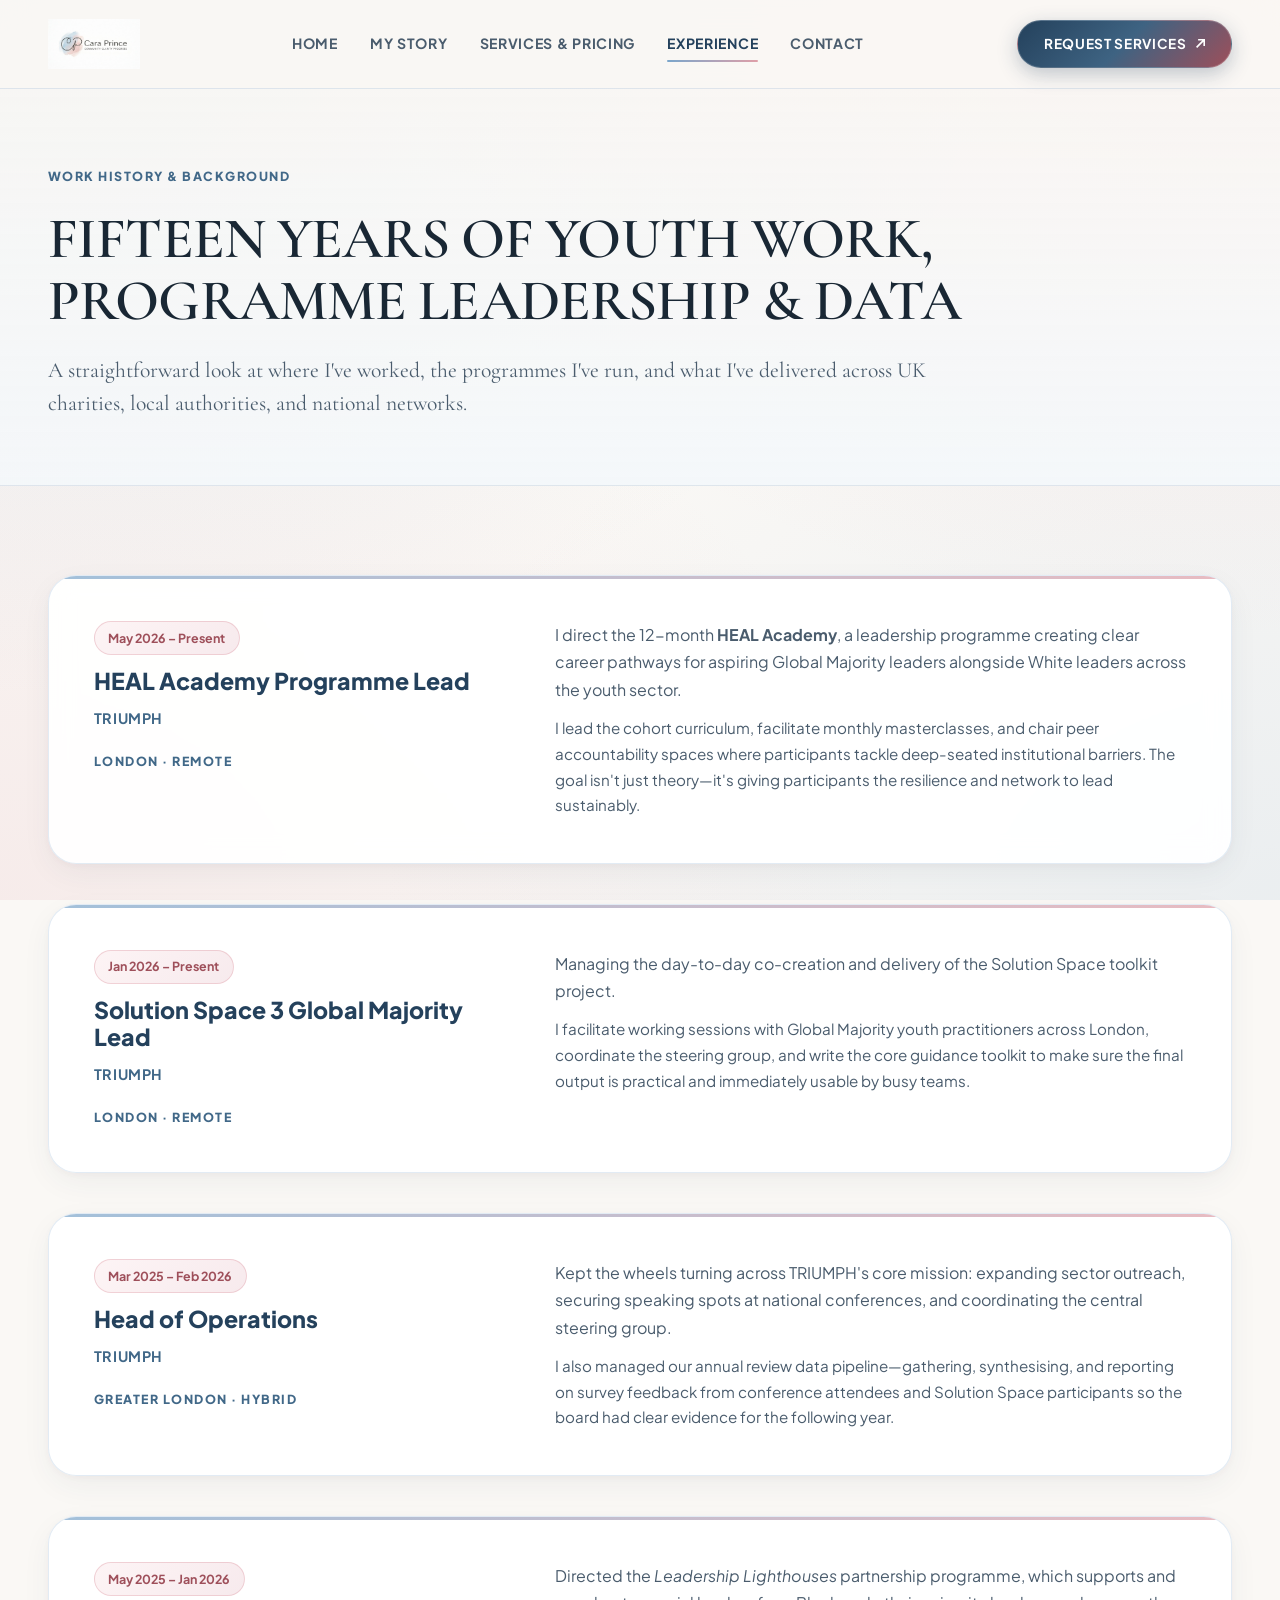
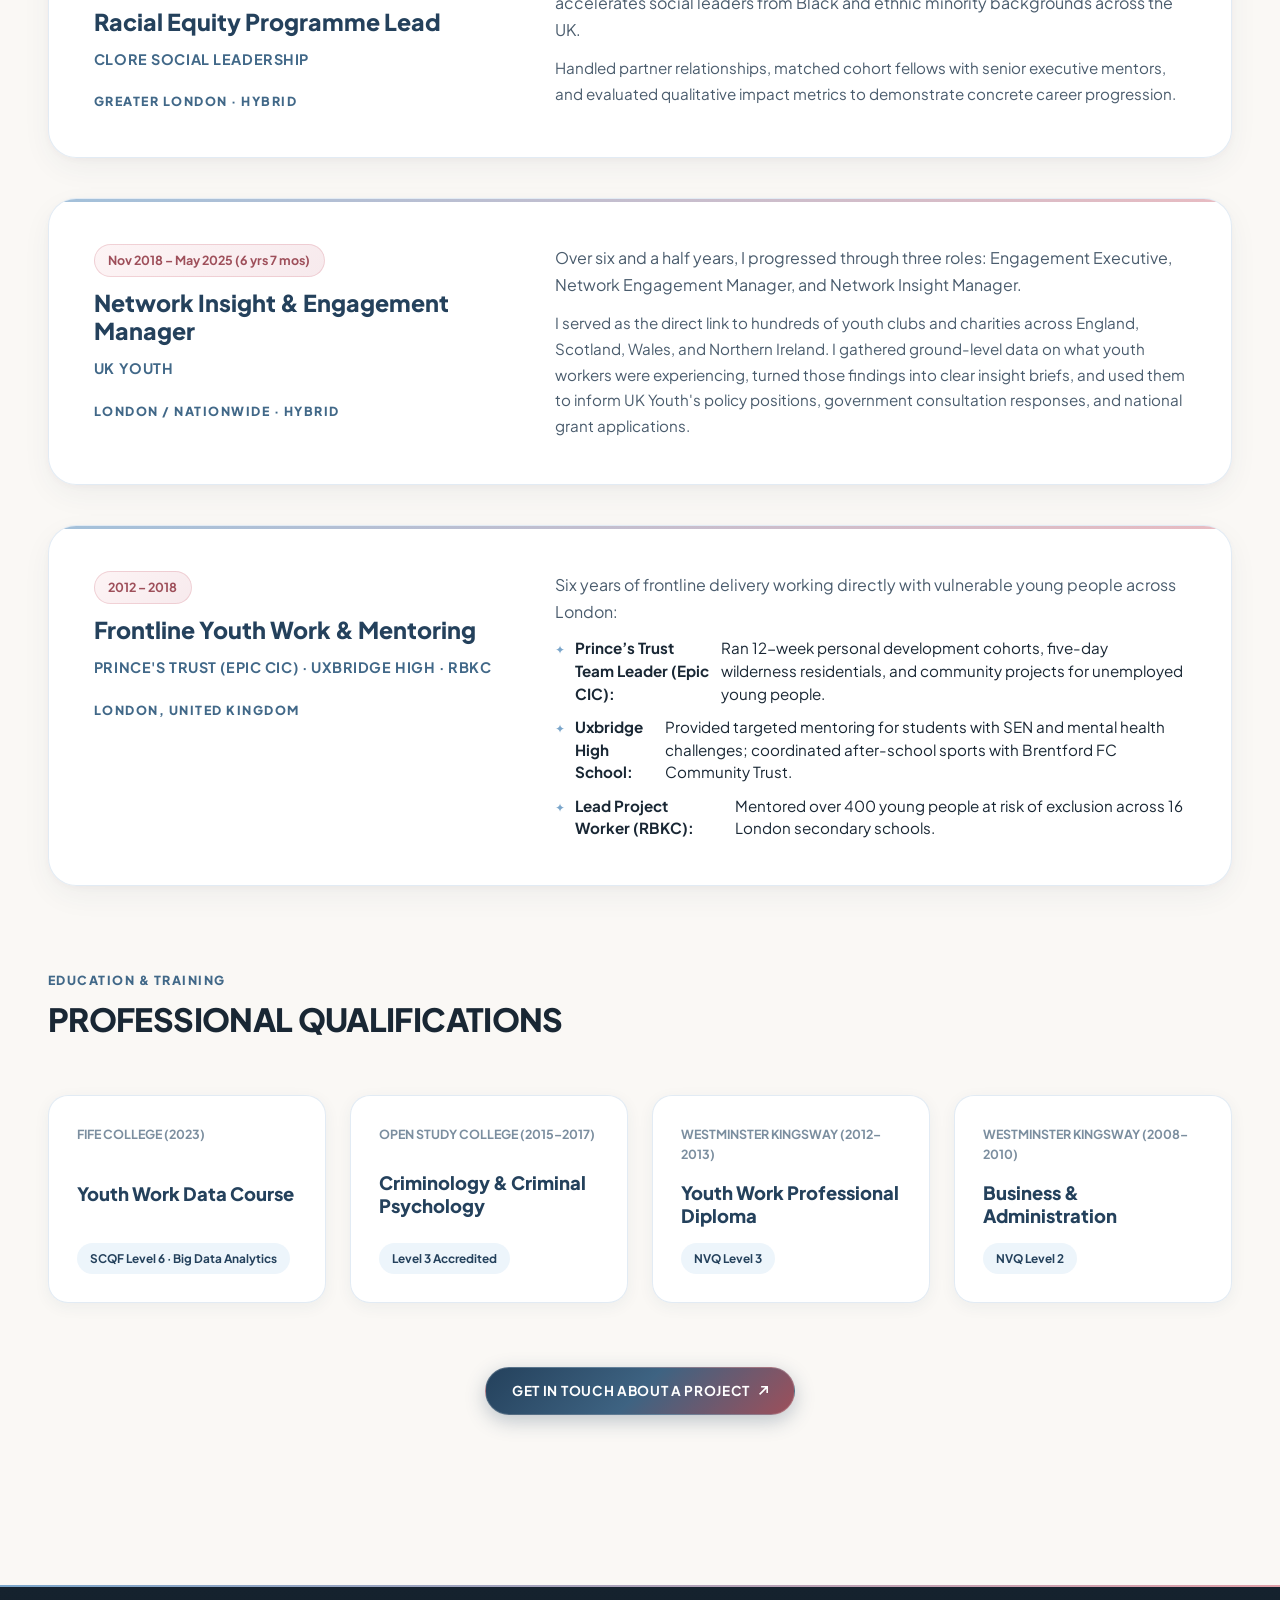
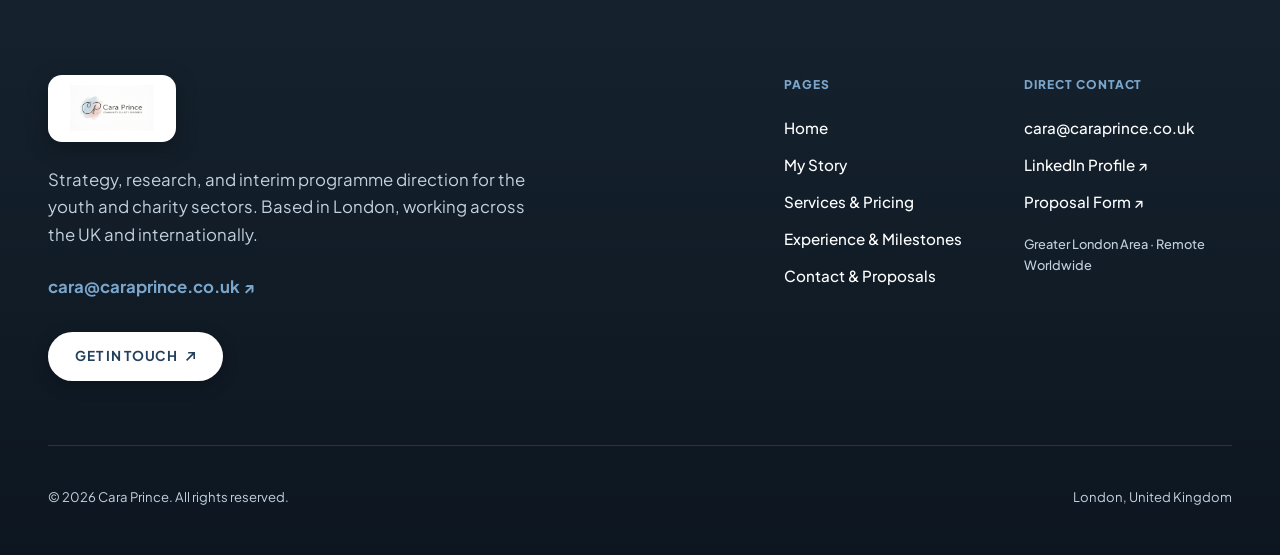
<file: experience.html>
<!DOCTYPE html>
<html lang="en-GB">
<head>
  <meta charset="UTF-8" />
  <meta name="viewport" content="width=device-width, initial-scale=1.0" />
  <title>Experience & Milestones — Cara Prince | Youth Leadership & Governance</title>
  <meta name="description" content="Explore Cara Prince's complete career timeline: HEAL Academy Programme Lead at TRIUMPH, Racial Equity Lead at Clore Social Leadership, and 6+ years at UK Youth." />
  
  <meta property="og:title" content="Experience & Milestones — Cara Prince | Youth Leadership" />
  <meta property="og:description" content="A 15-year record of transforming youth networks, directing racial equity programmes, and delivering evidence-led sector reform." />
  <meta property="og:type" content="website" />
  <meta property="og:image" content="assets/cara-prince.jpg" />

  <link rel="stylesheet" href="styles.css?v=2.1" />
</head>
<body>

  <!-- =========================================================================
       NAVIGATION BAR
       ========================================================================= -->
  <header class="site_nav">
    <div class="container">
      <div class="nav_inner">
        
        <a href="index.html" class="brand_link">
          <img src="assets/logo.jpg" alt="Cara Prince — Community Clarity Progress" class="nav_logo_img" />
        </a>

        <nav class="nav_menu">
          <a href="index.html" class="nav_item">Home</a>
          <a href="story.html" class="nav_item">My Story</a>
          <a href="services.html" class="nav_item">Services & Pricing</a>
          <a href="experience.html" class="nav_item is_active">Experience</a>
          <a href="contact.html" class="nav_item">Contact</a>
        </nav>

        <div class="nav_actions">
          <a href="contact.html" class="btn_chic">
            <span>Request Services</span>
            <svg width="9" height="9" viewBox="0 0 9 9" fill="currentColor">
              <path d="M9 0V6.89161L7.3951 6.89161V2.81643L1.16434 9L0 7.8514L6.18357 1.62063L2.12413 1.62063V0L9 0Z"/>
            </svg>
          </a>
          <button type="button" class="mobile_nav_toggle" id="mobileNavToggle" aria-label="Toggle navigation">
            Menu
          </button>
        </div>

      </div>
    </div>
  </header>

  <!-- Mobile Drawer Menu -->
  <div class="mobile_nav_drawer" id="mobileNavDrawer">
    <a href="index.html" class="mobile_drawer_link">Home</a>
    <a href="story.html" class="mobile_drawer_link">My Story</a>
    <a href="services.html" class="mobile_drawer_link">Services & Pricing</a>
    <a href="experience.html" class="mobile_drawer_link">Experience & Milestones</a>
    <a href="contact.html" class="mobile_drawer_link">Contact & Proposals</a>
  </div>

  <main>
    <!-- =========================================================================
         INNER PAGE HERO
         ========================================================================= -->
    <section class="inner_page_hero">
      <div class="container">
        <div class="inner_hero_content">
          <div class="caption_tag">WORK HISTORY & BACKGROUND</div>
          <h1 class="display_title">FIFTEEN YEARS OF YOUTH WORK, PROGRAMME LEADERSHIP & DATA</h1>
          <p class="serif_body">
            A straightforward look at where I've worked, the programmes I've run, and what I've delivered across UK charities, local authorities, and national networks.
          </p>
        </div>
      </div>
    </section>

    <!-- =========================================================================
         TIMELINE SECTION (VARIED RHYTHM & CONCRETE IMPACT)
         ========================================================================= -->
    <section class="section_padding">
      <div class="container">
        <div class="timeline_container">
          
          <!-- Card 1: HEAL Academy -->
          <div class="timeline_card">
            <div class="timeline_left">
              <span class="timeline_date_tag">May 2026 – Present</span>
              <h2 class="timeline_role">HEAL Academy Programme Lead</h2>
              <span class="timeline_org">TRIUMPH</span>
              <div class="caption_tag" style="margin-top: 0.5rem;">London · Remote</div>
            </div>
            <div class="timeline_right">
              <p class="timeline_narrative">
                I direct the 12-month <strong>HEAL Academy</strong>, a leadership programme creating clear career pathways for aspiring Global Majority leaders alongside White leaders across the youth sector.
              </p>
              <p style="font-size: 0.95rem; color: var(--ink-secondary); line-height: 1.7; margin-top: 0.75rem;">
                I lead the cohort curriculum, facilitate monthly masterclasses, and chair peer accountability spaces where participants tackle deep-seated institutional barriers. The goal isn't just theory—it's giving participants the resilience and network to lead sustainably.
              </p>
            </div>
          </div>

          <!-- Card 2: Solution Space 3 -->
          <div class="timeline_card">
            <div class="timeline_left">
              <span class="timeline_date_tag">Jan 2026 – Present</span>
              <h2 class="timeline_role">Solution Space 3 Global Majority Lead</h2>
              <span class="timeline_org">TRIUMPH</span>
              <div class="caption_tag" style="margin-top: 0.5rem;">London · Remote</div>
            </div>
            <div class="timeline_right">
              <p class="timeline_narrative">
                Managing the day-to-day co-creation and delivery of the Solution Space toolkit project.
              </p>
              <p style="font-size: 0.95rem; color: var(--ink-secondary); line-height: 1.7; margin-top: 0.75rem;">
                I facilitate working sessions with Global Majority youth practitioners across London, coordinate the steering group, and write the core guidance toolkit to make sure the final output is practical and immediately usable by busy teams.
              </p>
            </div>
          </div>

          <!-- Card 3: Head of Operations (TRIUMPH) -->
          <div class="timeline_card">
            <div class="timeline_left">
              <span class="timeline_date_tag">Mar 2025 – Feb 2026</span>
              <h2 class="timeline_role">Head of Operations</h2>
              <span class="timeline_org">TRIUMPH</span>
              <div class="caption_tag" style="margin-top: 0.5rem;">Greater London · Hybrid</div>
            </div>
            <div class="timeline_right">
              <p class="timeline_narrative">
                Kept the wheels turning across TRIUMPH's core mission: expanding sector outreach, securing speaking spots at national conferences, and coordinating the central steering group.
              </p>
              <p style="font-size: 0.95rem; color: var(--ink-secondary); line-height: 1.7; margin-top: 0.75rem;">
                I also managed our annual review data pipeline—gathering, synthesising, and reporting on survey feedback from conference attendees and Solution Space participants so the board had clear evidence for the following year.
              </p>
            </div>
          </div>

          <!-- Card 4: Clore Social Leadership -->
          <div class="timeline_card">
            <div class="timeline_left">
              <span class="timeline_date_tag">May 2025 – Jan 2026</span>
              <h2 class="timeline_role">Racial Equity Programme Lead</h2>
              <span class="timeline_org">Clore Social Leadership</span>
              <div class="caption_tag" style="margin-top: 0.5rem;">Greater London · Hybrid</div>
            </div>
            <div class="timeline_right">
              <p class="timeline_narrative">
                Directed the <em>Leadership Lighthouses</em> partnership programme, which supports and accelerates social leaders from Black and ethnic minority backgrounds across the UK.
              </p>
              <p style="font-size: 0.95rem; color: var(--ink-secondary); line-height: 1.7; margin-top: 0.75rem;">
                Handled partner relationships, matched cohort fellows with senior executive mentors, and evaluated qualitative impact metrics to demonstrate concrete career progression.
              </p>
            </div>
          </div>

          <!-- Card 5: UK Youth -->
          <div class="timeline_card">
            <div class="timeline_left">
              <span class="timeline_date_tag">Nov 2018 – May 2025 (6 yrs 7 mos)</span>
              <h2 class="timeline_role">Network Insight & Engagement Manager</h2>
              <span class="timeline_org">UK Youth</span>
              <div class="caption_tag" style="margin-top: 0.5rem;">London / Nationwide · Hybrid</div>
            </div>
            <div class="timeline_right">
              <p class="timeline_narrative">
                Over six and a half years, I progressed through three roles: Engagement Executive, Network Engagement Manager, and Network Insight Manager.
              </p>
              <p style="font-size: 0.95rem; color: var(--ink-secondary); line-height: 1.7; margin-top: 0.75rem;">
                I served as the direct link to hundreds of youth clubs and charities across England, Scotland, Wales, and Northern Ireland. I gathered ground-level data on what youth workers were experiencing, turned those findings into clear insight briefs, and used them to inform UK Youth's policy positions, government consultation responses, and national grant applications.
              </p>
            </div>
          </div>

          <!-- Card 6: Frontline Leadership & Mentoring -->
          <div class="timeline_card">
            <div class="timeline_left">
              <span class="timeline_date_tag">2012 – 2018</span>
              <h2 class="timeline_role">Frontline Youth Work & Mentoring</h2>
              <span class="timeline_org">Prince's Trust (Epic CIC) · Uxbridge High · RBKC</span>
              <div class="caption_tag" style="margin-top: 0.5rem;">London, United Kingdom</div>
            </div>
            <div class="timeline_right">
              <p class="timeline_narrative">
                Six years of frontline delivery working directly with vulnerable young people across London:
              </p>
              <ul class="timeline_bullets" style="margin-top: 0.75rem;">
                <li><strong>Prince’s Trust Team Leader (Epic CIC):</strong> Ran 12-week personal development cohorts, five-day wilderness residentials, and community projects for unemployed young people.</li>
                <li><strong>Uxbridge High School:</strong> Provided targeted mentoring for students with SEN and mental health challenges; coordinated after-school sports with Brentford FC Community Trust.</li>
                <li><strong>Lead Project Worker (RBKC):</strong> Mentored over 400 young people at risk of exclusion across 16 London secondary schools.</li>
              </ul>
            </div>
          </div>

        </div>

        <!-- Academic Credentials Grid -->
        <div style="margin-top: 5rem;">
          <span class="caption_tag">EDUCATION & TRAINING</span>
          <h3 class="display_section" style="margin-top: 0.5rem; font-size: 2rem;">Professional Qualifications</h3>

          <div class="credentials_grid">
            <div class="cred_box">
              <span class="cred_inst">Fife College (2023)</span>
              <h4 class="cred_course">Youth Work Data Course</h4>
              <span class="cred_badge">SCQF Level 6 · Big Data Analytics</span>
            </div>

            <div class="cred_box">
              <span class="cred_inst">Open Study College (2015–2017)</span>
              <h4 class="cred_course">Criminology & Criminal Psychology</h4>
              <span class="cred_badge">Level 3 Accredited</span>
            </div>

            <div class="cred_box">
              <span class="cred_inst">Westminster Kingsway (2012–2013)</span>
              <h4 class="cred_course">Youth Work Professional Diploma</h4>
              <span class="cred_badge">NVQ Level 3</span>
            </div>

            <div class="cred_box">
              <span class="cred_inst">Westminster Kingsway (2008–2010)</span>
              <h4 class="cred_course">Business & Administration</h4>
              <span class="cred_badge">NVQ Level 2</span>
            </div>
          </div>
        </div>

        <!-- Bottom CTA -->
        <div style="margin-top: 4rem; text-align: center;">
          <a href="contact.html" class="btn_chic">
            <span>Get in Touch About a Project</span>
            <svg width="9" height="9" viewBox="0 0 9 9" fill="currentColor"><path d="M9 0V6.89161L7.3951 6.89161V2.81643L1.16434 9L0 7.8514L6.18357 1.62063L2.12413 1.62063V0L9 0Z"/></svg>
          </a>
        </div>

      </div>
    </section>
  </main>

  <!-- =========================================================================
       FOOTER
       ========================================================================= -->
  <footer class="site_footer">
    <div class="container">
      <div class="footer_inner">
        
        <div class="footer_brand_pane">
          <div class="footer_logo_wrap">
            <img src="assets/logo.jpg" alt="Cara Prince Logo" class="footer_logo_img" />
          </div>
          <p class="text_muted" style="color: var(--ink-light-muted); max-width: 480px; font-size: 1.05rem;">
            Strategy, research, and interim programme direction for the youth and charity sectors. Based in London, working across the UK and internationally.
          </p>
          <div style="display: flex; flex-direction: column; gap: 0.5rem;">
            <a href="mailto:cara@caraprince.co.uk" style="color: var(--brand-blue); text-decoration: none; font-weight: 700; font-size: 1.05rem;">
              cara@caraprince.co.uk ↗
            </a>
          </div>
          <div style="margin-top: 0.5rem;">
            <a href="contact.html" class="btn_chic btn_chic_light">
              <span>Get in Touch</span>
              <svg width="9" height="9" viewBox="0 0 9 9" fill="currentColor"><path d="M9 0V6.89161L7.3951 6.89161V2.81643L1.16434 9L0 7.8514L6.18357 1.62063L2.12413 1.62063V0L9 0Z"/></svg>
            </a>
          </div>
        </div>

        <div class="footer_nav_pane">
          <div class="footer_nav_list">
            <span class="footer_nav_heading">Pages</span>
            <a href="index.html" class="footer_link">Home</a>
            <a href="story.html" class="footer_link">My Story</a>
            <a href="services.html" class="footer_link">Services & Pricing</a>
            <a href="experience.html" class="footer_link">Experience & Milestones</a>
            <a href="contact.html" class="footer_link">Contact & Proposals</a>
          </div>

          <div class="footer_nav_list">
            <span class="footer_nav_heading">Direct Contact</span>
            <a href="mailto:cara@caraprince.co.uk" class="footer_link">cara@caraprince.co.uk</a>
            <a href="https://www.linkedin.com/in/cara-prince-690aa695/" target="_blank" rel="noopener" class="footer_link">
              LinkedIn Profile ↗
            </a>
            <a href="contact.html" class="footer_link">Proposal Form ↗</a>
            <span style="font-family: var(--font-main); font-size: 0.8rem; color: var(--ink-light-muted); margin-top: 0.5rem; font-weight: 500;">
              Greater London Area · Remote Worldwide
            </span>
          </div>
        </div>

      </div>

      <div class="footer_bottom">
        <span>© <span class="dynamic_year">2026</span> Cara Prince. All rights reserved.</span>
        <span>London, United Kingdom</span>
      </div>
    </div>
  </footer>

  <script src="script.js"></script>
</body>
</html>
</file>
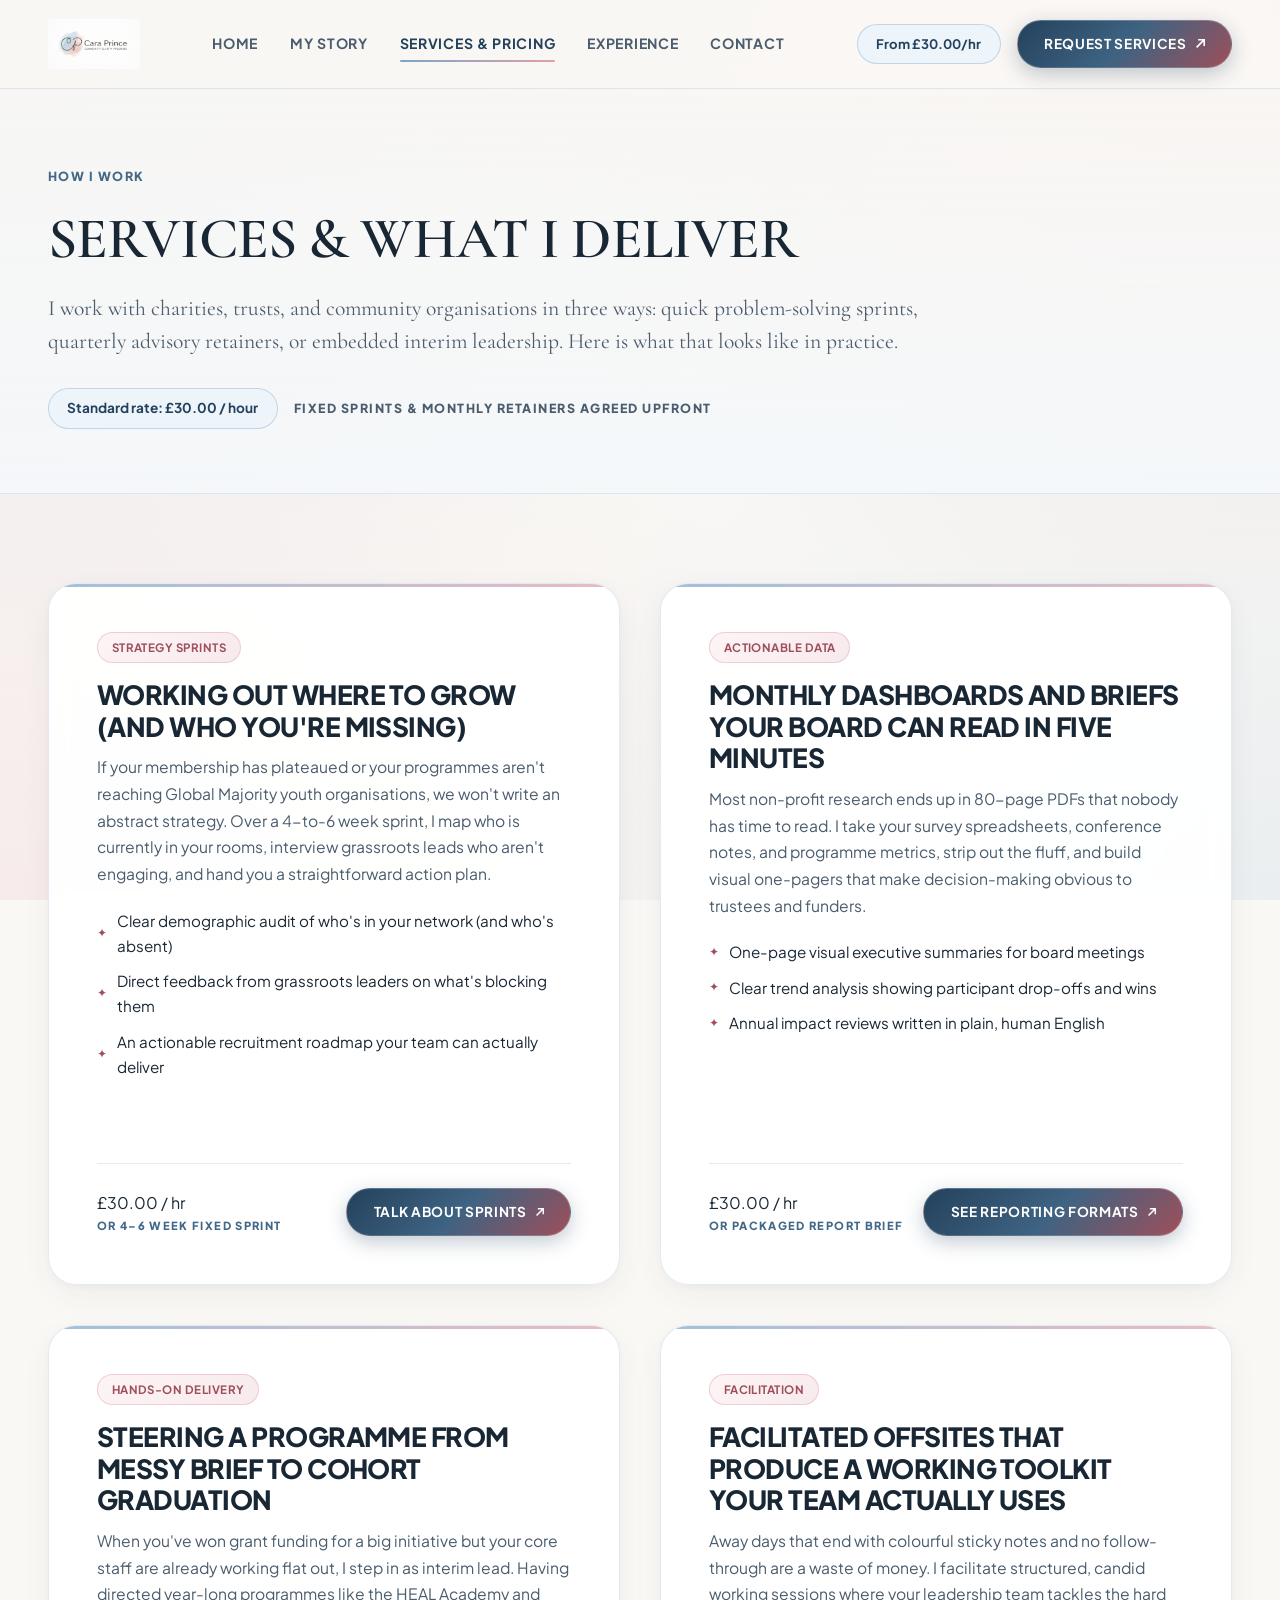
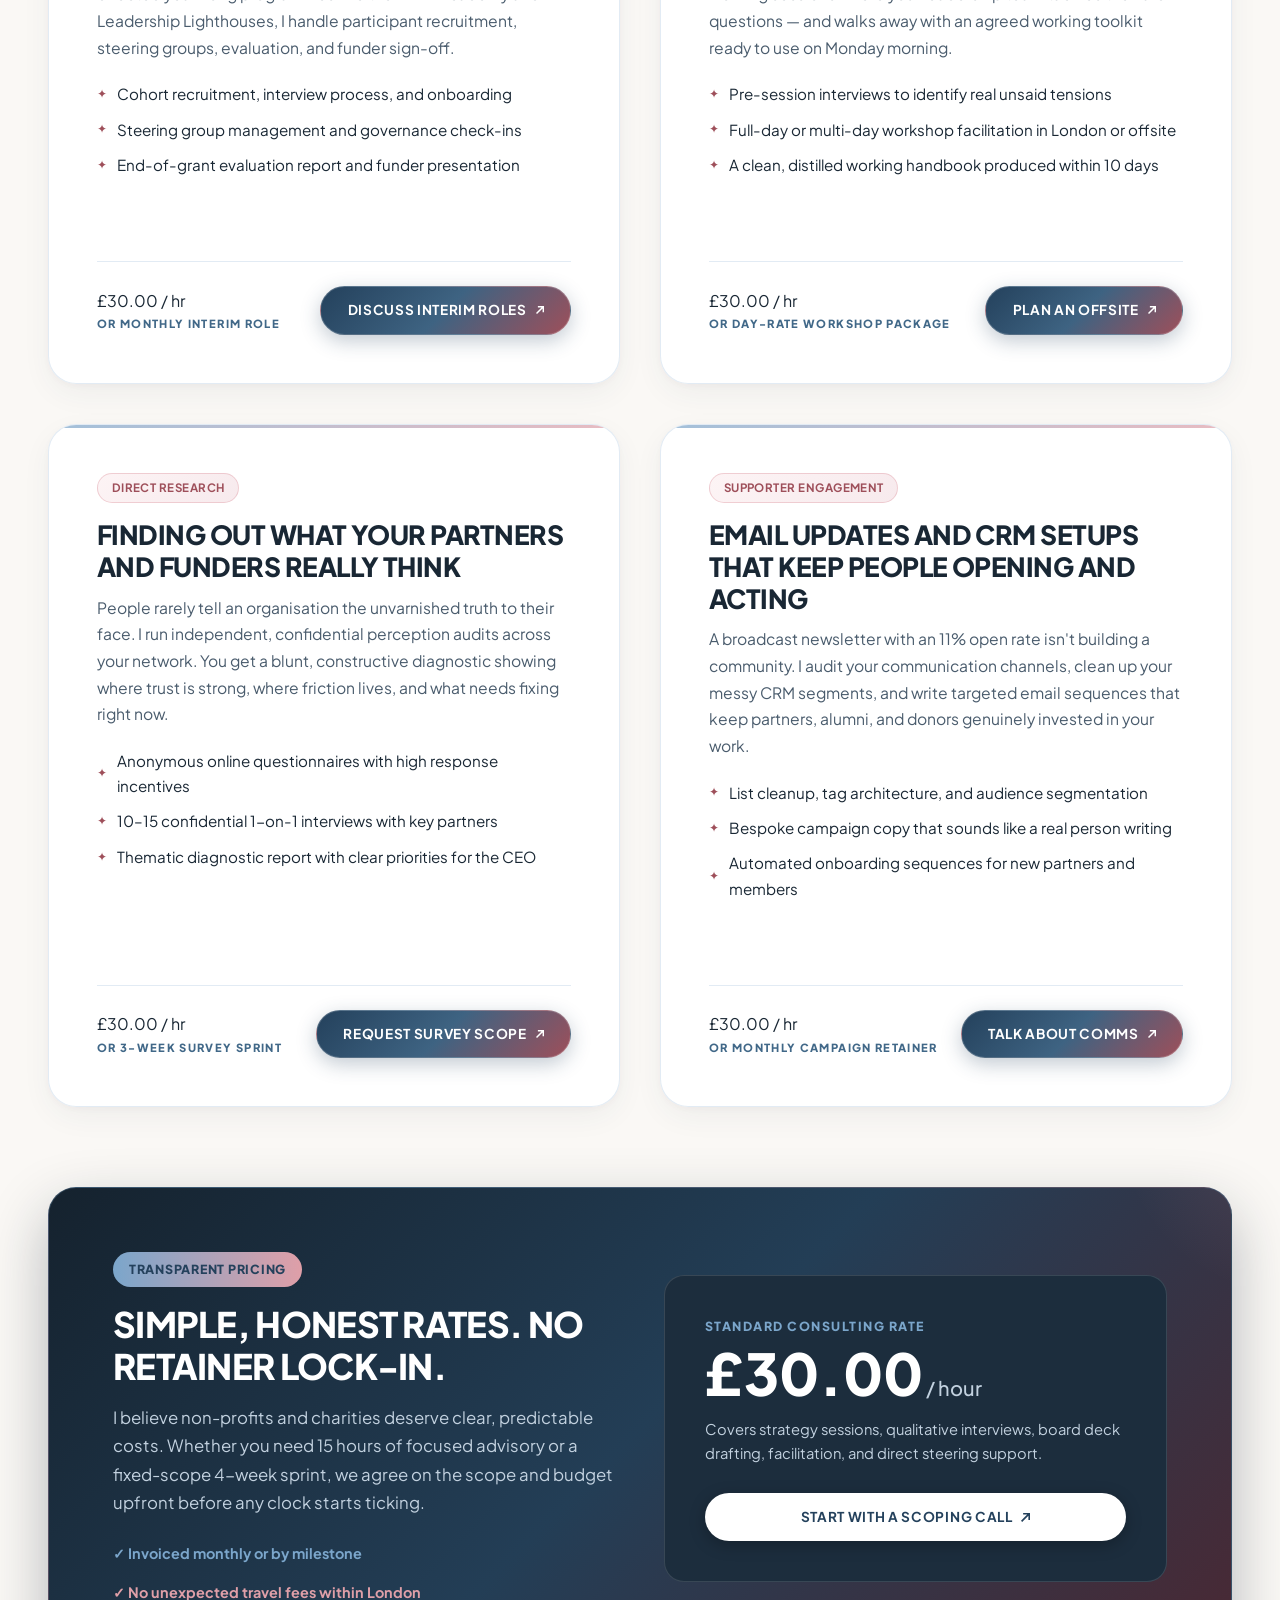
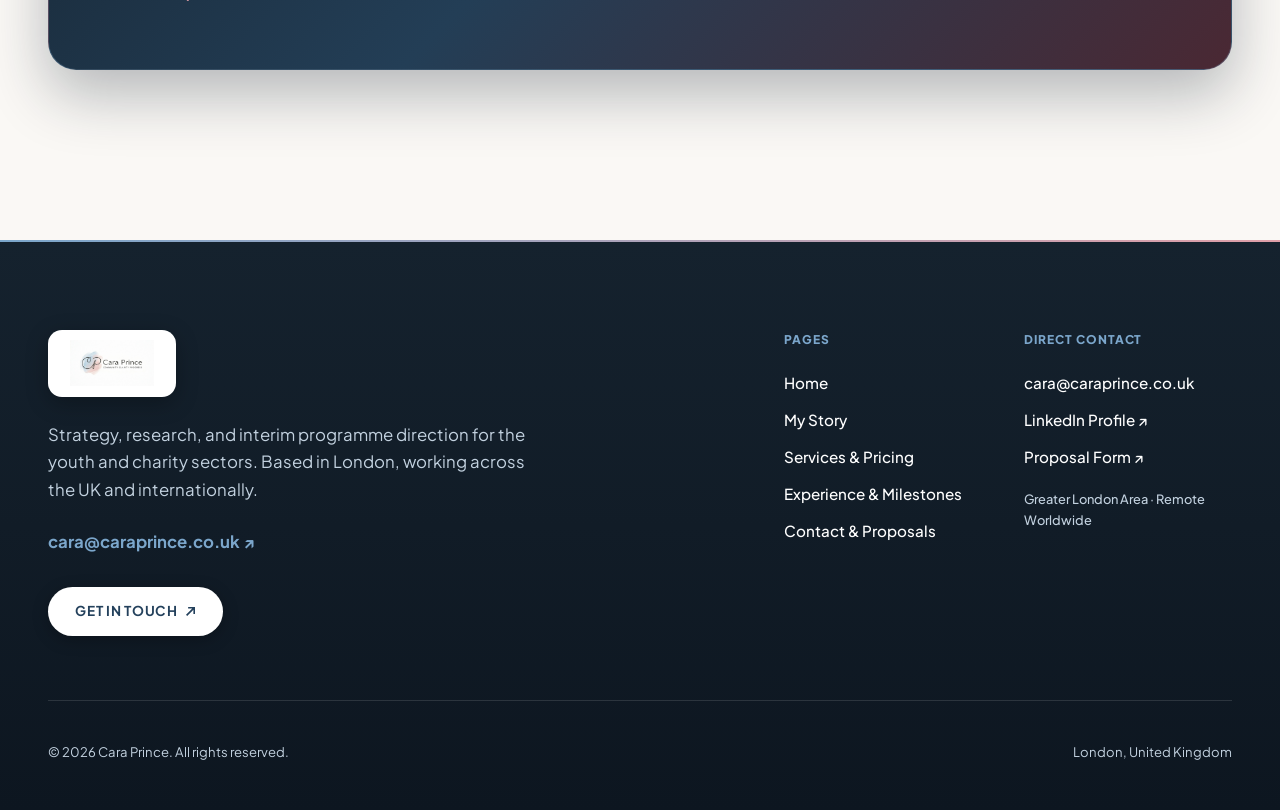
<file: services.html>
<!DOCTYPE html>
<html lang="en-GB">
<head>
  <meta charset="UTF-8" />
  <meta name="viewport" content="width=device-width, initial-scale=1.0" />
  <title>Services & Pricing — Cara Prince | Strategic Consulting & Programme Leadership</title>
  <meta name="description" content="Explore Cara Prince's consulting services: membership growth strategies, data reporting (Decide, Develop, Inform), racial equity programmes, and stakeholder surveys starting from £30.00/hr." />
  
  <meta property="og:title" content="Services & Pricing — Cara Prince | Strategic Consulting" />
  <meta property="og:description" content="Comprehensive youth sector advisory, data reporting, and programme leadership starting at £30.00/hour." />
  <meta property="og:type" content="website" />
  <meta property="og:image" content="assets/cara-prince.jpg" />

  <link rel="stylesheet" href="styles.css?v=2.1" />
</head>
<body>

  <!-- =========================================================================
       NAVIGATION BAR
       ========================================================================= -->
  <header class="site_nav">
    <div class="container">
      <div class="nav_inner">
        
        <a href="index.html" class="brand_link">
          <img src="assets/logo.jpg" alt="Cara Prince — Community Clarity Progress" class="nav_logo_img" />
        </a>

        <nav class="nav_menu">
          <a href="index.html" class="nav_item">Home</a>
          <a href="story.html" class="nav_item">My Story</a>
          <a href="services.html" class="nav_item is_active">Services & Pricing</a>
          <a href="experience.html" class="nav_item">Experience</a>
          <a href="contact.html" class="nav_item">Contact</a>
        </nav>

        <div class="nav_actions">
          <a href="services.html" class="nav_rate_pill">
            From £30.00/hr
          </a>
          <a href="contact.html" class="btn_chic">
            <span>Request Services</span>
            <svg width="9" height="9" viewBox="0 0 9 9" fill="currentColor">
              <path d="M9 0V6.89161L7.3951 6.89161V2.81643L1.16434 9L0 7.8514L6.18357 1.62063L2.12413 1.62063V0L9 0Z"/>
            </svg>
          </a>
          <button type="button" class="mobile_nav_toggle" id="mobileNavToggle" aria-label="Toggle navigation">
            Menu
          </button>
        </div>

      </div>
    </div>
  </header>

  <!-- Mobile Drawer Menu -->
  <div class="mobile_nav_drawer" id="mobileNavDrawer">
    <a href="index.html" class="mobile_drawer_link">Home</a>
    <a href="story.html" class="mobile_drawer_link">My Story</a>
    <a href="services.html" class="mobile_drawer_link">Services & Pricing</a>
    <a href="experience.html" class="mobile_drawer_link">Experience & Milestones</a>
    <a href="contact.html" class="mobile_drawer_link">Contact & Proposals</a>
  </div>

  <main>
    <!-- =========================================================================
         INNER PAGE HERO
         ========================================================================= -->
    <section class="inner_page_hero">
      <div class="container">
        <div class="inner_hero_content">
          <div class="caption_tag">HOW I WORK</div>
          <h1 class="display_title">SERVICES & WHAT I DELIVER</h1>
          <p class="serif_body">
            I work with charities, trusts, and community organisations in three ways: quick problem-solving sprints, quarterly advisory retainers, or embedded interim leadership. Here is what that looks like in practice.
          </p>
          <div style="display: flex; gap: 1rem; flex-wrap: wrap; margin-top: 0.5rem; align-items: center;">
            <div class="nav_rate_pill" style="font-size: 0.85rem; padding: 0.5rem 1.15rem;">
              Standard rate: £30.00 / hour
            </div>
            <div class="caption_tag" style="display: flex; align-items: center; color: var(--ink-secondary);">
              Fixed sprints & monthly retainers agreed upfront
            </div>
          </div>
        </div>
      </div>
    </section>

    <!-- =========================================================================
         SERVICES CATALOG GRID (CONCRETE DELIVERABLES & VARIED RHYTHM)
         ========================================================================= -->
    <section class="section_padding">
      <div class="container">
        <div class="services_catalog_grid">
          
          <!-- Service 1 -->
          <article class="service_item_card">
            <div>
              <div class="card_num_badge">
                <span class="card_category">Strategy Sprints</span>
              </div>
              <h2 class="display_section" style="margin-top: 1rem; font-size: 1.65rem;">Working out where to grow (and who you're missing)</h2>
              <p class="text_muted" style="margin-top: 0.75rem; font-size: 0.98rem; line-height: 1.7;">
                If your membership has plateaued or your programmes aren't reaching Global Majority youth organisations, we won't write an abstract strategy. Over a 4-to-6 week sprint, I map who is currently in your rooms, interview grassroots leads who aren't engaging, and hand you a straightforward action plan.
              </p>
              
              <ul class="deliverables_list">
                <li>Clear demographic audit of who's in your network (and who's absent)</li>
                <li>Direct feedback from grassroots leaders on what's blocking them</li>
                <li>An actionable recruitment roadmap your team can actually deliver</li>
              </ul>
            </div>

            <div class="card_bottom_cta">
              <div>
                <span class="card_rate">£30.00 / hr</span>
                <div class="caption_tag" style="font-size: 0.7rem;">or 4–6 week fixed sprint</div>
              </div>
              <a href="contact.html?service=Membership+Growth" class="btn_chic">
                <span>Talk About Sprints</span>
                <svg width="8" height="8" viewBox="0 0 9 9" fill="currentColor"><path d="M9 0V6.89161L7.3951 6.89161V2.81643L1.16434 9L0 7.8514L6.18357 1.62063L2.12413 1.62063V0L9 0Z"/></svg>
              </a>
            </div>
          </article>

          <!-- Service 2 -->
          <article class="service_item_card">
            <div>
              <div class="card_num_badge">
                <span class="card_category">Actionable Data</span>
              </div>
              <h2 class="display_section" style="margin-top: 1rem; font-size: 1.65rem;">Monthly dashboards and briefs your board can read in five minutes</h2>
              <p class="text_muted" style="margin-top: 0.75rem; font-size: 0.98rem; line-height: 1.7;">
                Most non-profit research ends up in 80-page PDFs that nobody has time to read. I take your survey spreadsheets, conference notes, and programme metrics, strip out the fluff, and build visual one-pagers that make decision-making obvious to trustees and funders.
              </p>
              
              <ul class="deliverables_list">
                <li>One-page visual executive summaries for board meetings</li>
                <li>Clear trend analysis showing participant drop-offs and wins</li>
                <li>Annual impact reviews written in plain, human English</li>
              </ul>
            </div>

            <div class="card_bottom_cta">
              <div>
                <span class="card_rate">£30.00 / hr</span>
                <div class="caption_tag" style="font-size: 0.7rem;">or packaged report brief</div>
              </div>
              <a href="contact.html?service=Data+Reporting" class="btn_chic">
                <span>See Reporting Formats</span>
                <svg width="8" height="8" viewBox="0 0 9 9" fill="currentColor"><path d="M9 0V6.89161L7.3951 6.89161V2.81643L1.16434 9L0 7.8514L6.18357 1.62063L2.12413 1.62063V0L9 0Z"/></svg>
              </a>
            </div>
          </article>

          <!-- Service 3 -->
          <article class="service_item_card">
            <div>
              <div class="card_num_badge">
                <span class="card_category">Hands-on Delivery</span>
              </div>
              <h2 class="display_section" style="margin-top: 1rem; font-size: 1.65rem;">Steering a programme from messy brief to cohort graduation</h2>
              <p class="text_muted" style="margin-top: 0.75rem; font-size: 0.98rem; line-height: 1.7;">
                When you've won grant funding for a big initiative but your core staff are already working flat out, I step in as interim lead. Having directed year-long programmes like the HEAL Academy and Leadership Lighthouses, I handle participant recruitment, steering groups, evaluation, and funder sign-off.
              </p>
              
              <ul class="deliverables_list">
                <li>Cohort recruitment, interview process, and onboarding</li>
                <li>Steering group management and governance check-ins</li>
                <li>End-of-grant evaluation report and funder presentation</li>
              </ul>
            </div>

            <div class="card_bottom_cta">
              <div>
                <span class="card_rate">£30.00 / hr</span>
                <div class="caption_tag" style="font-size: 0.7rem;">or monthly interim role</div>
              </div>
              <a href="contact.html?service=Programme+Leadership" class="btn_chic">
                <span>Discuss Interim Roles</span>
                <svg width="8" height="8" viewBox="0 0 9 9" fill="currentColor"><path d="M9 0V6.89161L7.3951 6.89161V2.81643L1.16434 9L0 7.8514L6.18357 1.62063L2.12413 1.62063V0L9 0Z"/></svg>
              </a>
            </div>
          </article>

          <!-- Service 4 -->
          <article class="service_item_card">
            <div>
              <div class="card_num_badge">
                <span class="card_category">Facilitation</span>
              </div>
              <h2 class="display_section" style="margin-top: 1rem; font-size: 1.65rem;">Facilitated offsites that produce a working toolkit your team actually uses</h2>
              <p class="text_muted" style="margin-top: 0.75rem; font-size: 0.98rem; line-height: 1.7;">
                Away days that end with colourful sticky notes and no follow-through are a waste of money. I facilitate structured, candid working sessions where your leadership team tackles the hard questions — and walks away with an agreed working toolkit ready to use on Monday morning.
              </p>
              
              <ul class="deliverables_list">
                <li>Pre-session interviews to identify real unsaid tensions</li>
                <li>Full-day or multi-day workshop facilitation in London or offsite</li>
                <li>A clean, distilled working handbook produced within 10 days</li>
              </ul>
            </div>

            <div class="card_bottom_cta">
              <div>
                <span class="card_rate">£30.00 / hr</span>
                <div class="caption_tag" style="font-size: 0.7rem;">or day-rate workshop package</div>
              </div>
              <a href="contact.html?service=Solution+Spaces" class="btn_chic">
                <span>Plan an Offsite</span>
                <svg width="8" height="8" viewBox="0 0 9 9" fill="currentColor"><path d="M9 0V6.89161L7.3951 6.89161V2.81643L1.16434 9L0 7.8514L6.18357 1.62063L2.12413 1.62063V0L9 0Z"/></svg>
              </a>
            </div>
          </article>

          <!-- Service 5 -->
          <article class="service_item_card">
            <div>
              <div class="card_num_badge">
                <span class="card_category">Direct Research</span>
              </div>
              <h2 class="display_section" style="margin-top: 1rem; font-size: 1.65rem;">Finding out what your partners and funders really think</h2>
              <p class="text_muted" style="margin-top: 0.75rem; font-size: 0.98rem; line-height: 1.7;">
                People rarely tell an organisation the unvarnished truth to their face. I run independent, confidential perception audits across your network. You get a blunt, constructive diagnostic showing where trust is strong, where friction lives, and what needs fixing right now.
              </p>
              
              <ul class="deliverables_list">
                <li>Anonymous online questionnaires with high response incentives</li>
                <li>10–15 confidential 1-on-1 interviews with key partners</li>
                <li>Thematic diagnostic report with clear priorities for the CEO</li>
              </ul>
            </div>

            <div class="card_bottom_cta">
              <div>
                <span class="card_rate">£30.00 / hr</span>
                <div class="caption_tag" style="font-size: 0.7rem;">or 3-week survey sprint</div>
              </div>
              <a href="contact.html?service=Stakeholder+Surveys" class="btn_chic">
                <span>Request Survey Scope</span>
                <svg width="8" height="8" viewBox="0 0 9 9" fill="currentColor"><path d="M9 0V6.89161L7.3951 6.89161V2.81643L1.16434 9L0 7.8514L6.18357 1.62063L2.12413 1.62063V0L9 0Z"/></svg>
              </a>
            </div>
          </article>

          <!-- Service 6 -->
          <article class="service_item_card">
            <div>
              <div class="card_num_badge">
                <span class="card_category">Supporter Engagement</span>
              </div>
              <h2 class="display_section" style="margin-top: 1rem; font-size: 1.65rem;">Email updates and CRM setups that keep people opening and acting</h2>
              <p class="text_muted" style="margin-top: 0.75rem; font-size: 0.98rem; line-height: 1.7;">
                A broadcast newsletter with an 11% open rate isn't building a community. I audit your communication channels, clean up your messy CRM segments, and write targeted email sequences that keep partners, alumni, and donors genuinely invested in your work.
              </p>
              
              <ul class="deliverables_list">
                <li>List cleanup, tag architecture, and audience segmentation</li>
                <li>Bespoke campaign copy that sounds like a real person writing</li>
                <li>Automated onboarding sequences for new partners and members</li>
              </ul>
            </div>

            <div class="card_bottom_cta">
              <div>
                <span class="card_rate">£30.00 / hr</span>
                <div class="caption_tag" style="font-size: 0.7rem;">or monthly campaign retainer</div>
              </div>
              <a href="contact.html?service=Email+Marketing" class="btn_chic">
                <span>Talk About Comms</span>
                <svg width="8" height="8" viewBox="0 0 9 9" fill="currentColor"><path d="M9 0V6.89161L7.3951 6.89161V2.81643L1.16434 9L0 7.8514L6.18357 1.62063L2.12413 1.62063V0L9 0Z"/></svg>
              </a>
            </div>
          </article>

        </div>

        <!-- Engagement Models Banner -->
        <div class="pricing_tier_banner">
          <div>
            <span class="tier_pill_badge">TRANSPARENT PRICING</span>
            <h3 class="display_section" style="color: var(--ink-light); font-size: 2.2rem;">Simple, Honest Rates. No Retainer Lock-in.</h3>
            <p style="color: var(--ink-light-muted); margin-top: 1rem; font-size: 1.05rem; line-height: 1.7;">
              I believe non-profits and charities deserve clear, predictable costs. Whether you need 15 hours of focused advisory or a fixed-scope 4-week sprint, we agree on the scope and budget upfront before any clock starts ticking.
            </p>
            <div style="margin-top: 1.5rem; display: flex; gap: 1rem; flex-wrap: wrap;">
              <span style="font-size: 0.9rem; color: var(--brand-blue); font-weight: 700;">✓ Invoiced monthly or by milestone</span>
              <span style="font-size: 0.9rem; color: var(--brand-rose); font-weight: 700;">✓ No unexpected travel fees within London</span>
            </div>
          </div>

          <div style="background-color: var(--bg-dark-card); padding: 2.5rem; border-radius: var(--radius-lg); border: 1px solid var(--border-dark);">
            <div class="caption_tag" style="color: var(--brand-blue);">STANDARD CONSULTING RATE</div>
            <div class="tier_rate_big">£30.00<span style="font-size: 1.25rem; font-weight: 500; color: var(--ink-light-muted);"> / hour</span></div>
            <p style="color: var(--ink-light-muted); font-size: 0.92rem; margin-bottom: 1.75rem; line-height: 1.6;">
              Covers strategy sessions, qualitative interviews, board deck drafting, facilitation, and direct steering support.
            </p>
            <a href="contact.html" class="btn_chic btn_chic_light" style="width: 100%; justify-content: center;">
              <span>Start with a Scoping Call</span>
              <svg width="9" height="9" viewBox="0 0 9 9" fill="currentColor"><path d="M9 0V6.89161L7.3951 6.89161V2.81643L1.16434 9L0 7.8514L6.18357 1.62063L2.12413 1.62063V0L9 0Z"/></svg>
            </a>
          </div>
        </div>

      </div>
    </section>
  </main>

  <!-- =========================================================================
       FOOTER
       ========================================================================= -->
  <footer class="site_footer">
    <div class="container">
      <div class="footer_inner">
        
        <div class="footer_brand_pane">
          <div class="footer_logo_wrap">
            <img src="assets/logo.jpg" alt="Cara Prince Logo" class="footer_logo_img" />
          </div>
          <p class="text_muted" style="color: var(--ink-light-muted); max-width: 480px; font-size: 1.05rem;">
            Strategy, research, and interim programme direction for the youth and charity sectors. Based in London, working across the UK and internationally.
          </p>
          <div style="display: flex; flex-direction: column; gap: 0.5rem;">
            <a href="mailto:cara@caraprince.co.uk" style="color: var(--brand-blue); text-decoration: none; font-weight: 700; font-size: 1.05rem;">
              cara@caraprince.co.uk ↗
            </a>
          </div>
          <div style="margin-top: 0.5rem;">
            <a href="contact.html" class="btn_chic btn_chic_light">
              <span>Get in Touch</span>
              <svg width="9" height="9" viewBox="0 0 9 9" fill="currentColor"><path d="M9 0V6.89161L7.3951 6.89161V2.81643L1.16434 9L0 7.8514L6.18357 1.62063L2.12413 1.62063V0L9 0Z"/></svg>
            </a>
          </div>
        </div>

        <div class="footer_nav_pane">
          <div class="footer_nav_list">
            <span class="footer_nav_heading">Pages</span>
            <a href="index.html" class="footer_link">Home</a>
            <a href="story.html" class="footer_link">My Story</a>
            <a href="services.html" class="footer_link">Services & Pricing</a>
            <a href="experience.html" class="footer_link">Experience & Milestones</a>
            <a href="contact.html" class="footer_link">Contact & Proposals</a>
          </div>

          <div class="footer_nav_list">
            <span class="footer_nav_heading">Direct Contact</span>
            <a href="mailto:cara@caraprince.co.uk" class="footer_link">cara@caraprince.co.uk</a>
            <a href="https://www.linkedin.com/in/cara-prince-690aa695/" target="_blank" rel="noopener" class="footer_link">
              LinkedIn Profile ↗
            </a>
            <a href="contact.html" class="footer_link">Proposal Form ↗</a>
            <span style="font-family: var(--font-main); font-size: 0.8rem; color: var(--ink-light-muted); margin-top: 0.5rem; font-weight: 500;">
              Greater London Area · Remote Worldwide
            </span>
          </div>
        </div>

      </div>

      <div class="footer_bottom">
        <span>© <span class="dynamic_year">2026</span> Cara Prince. All rights reserved.</span>
        <span>London, United Kingdom</span>
      </div>
    </div>
  </footer>

  <script src="script.js"></script>
</body>
</html>
</file>
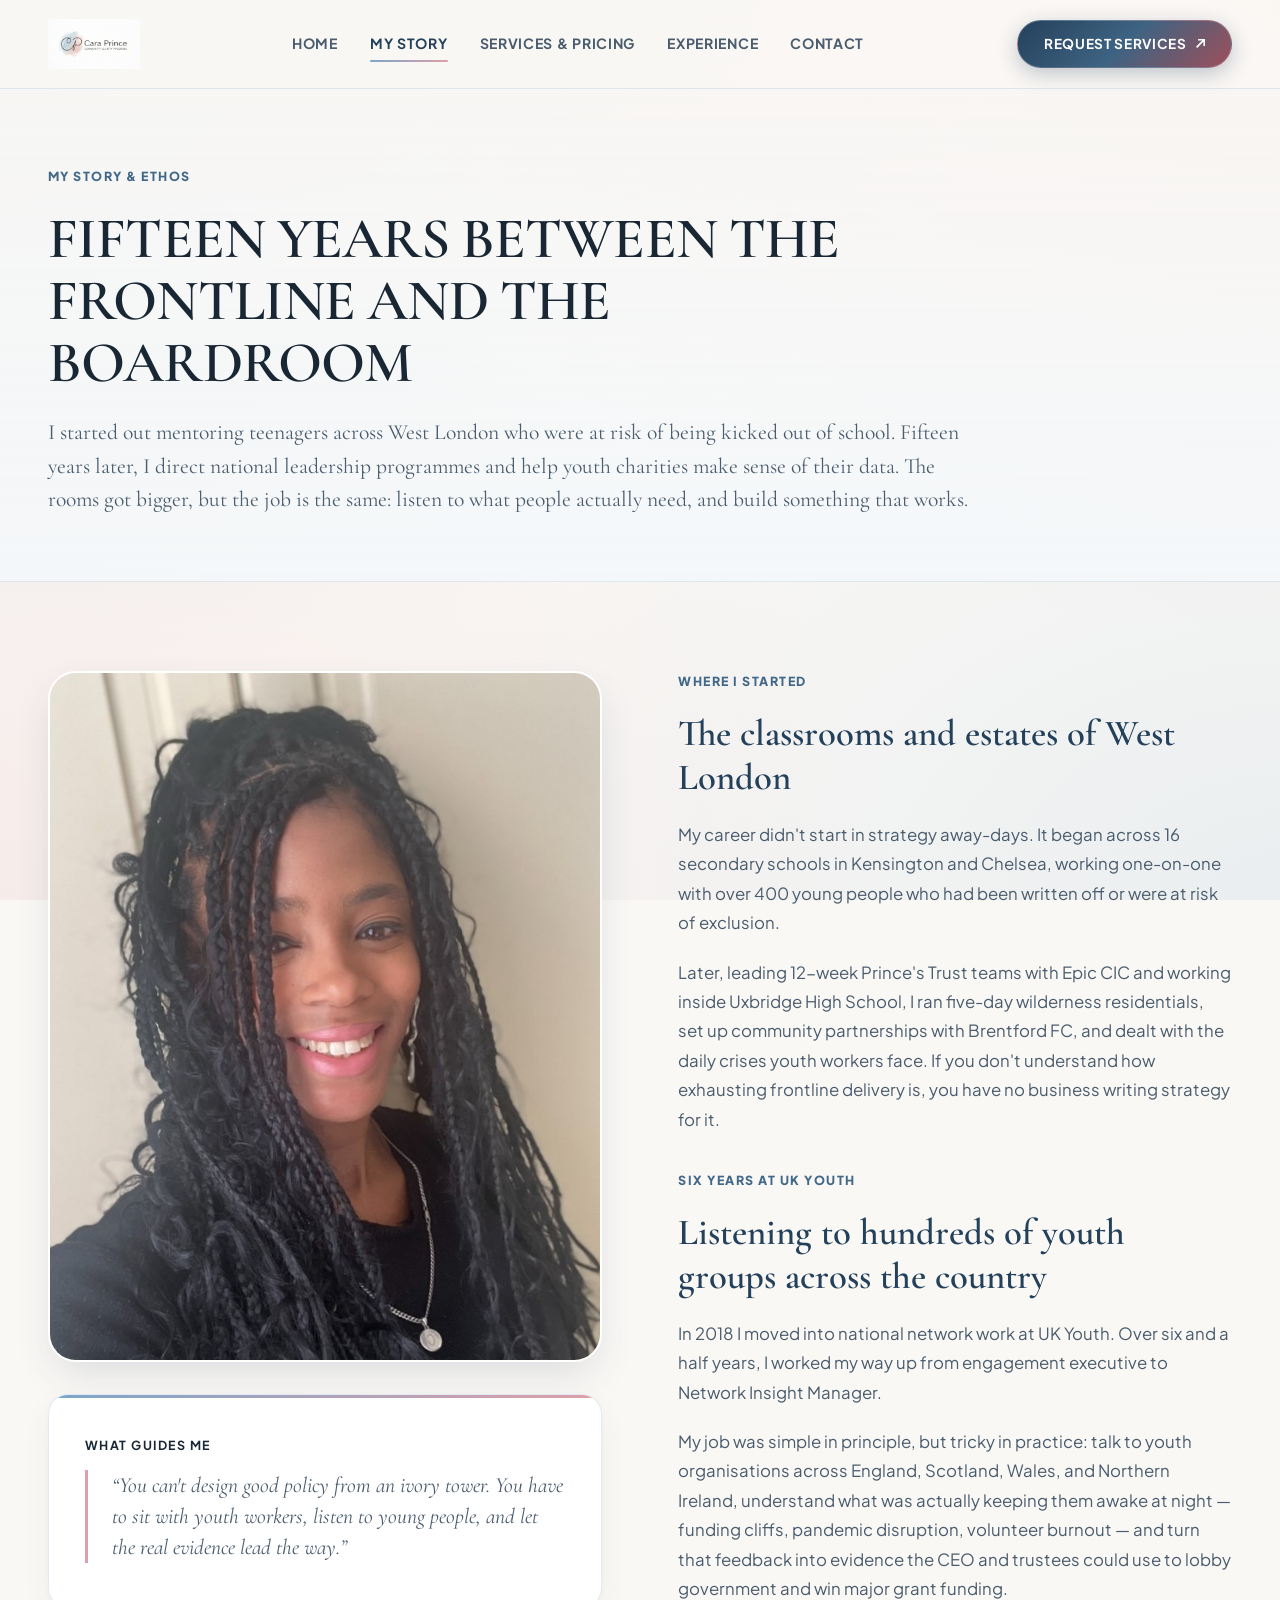
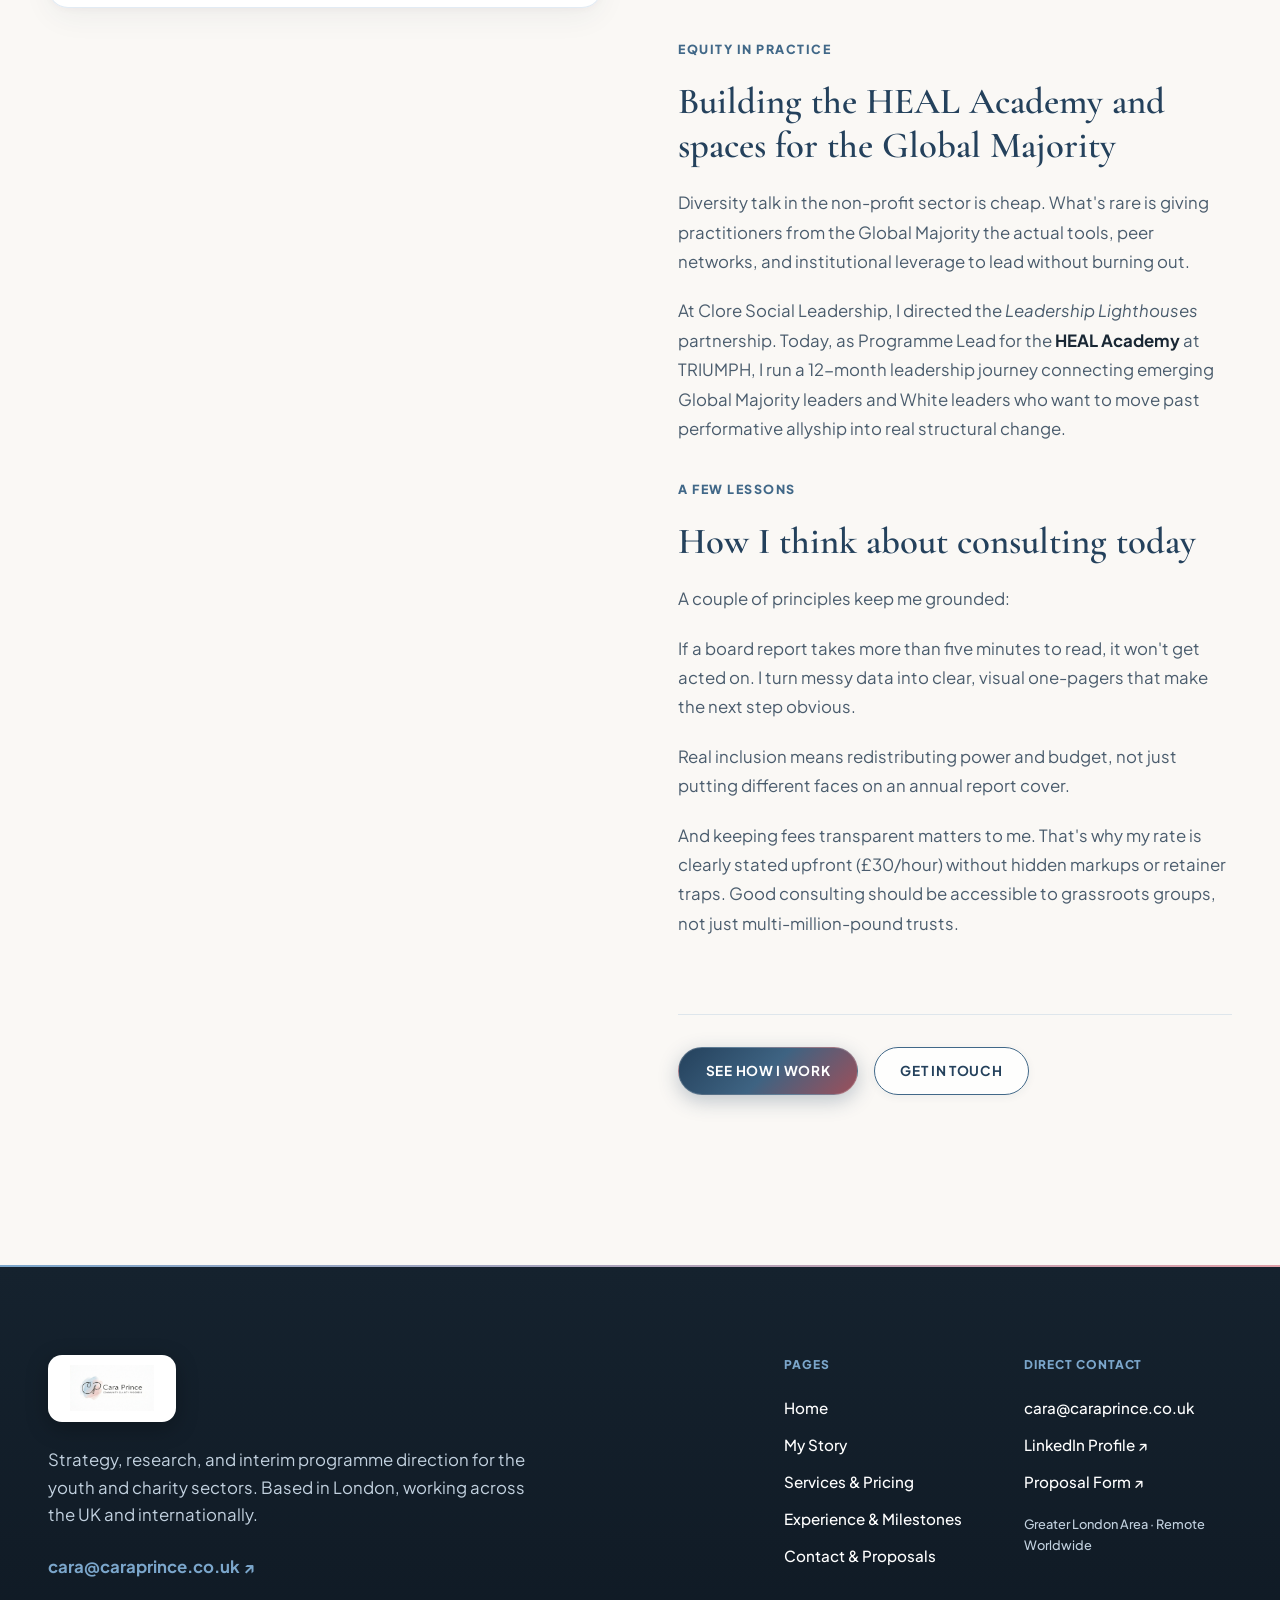
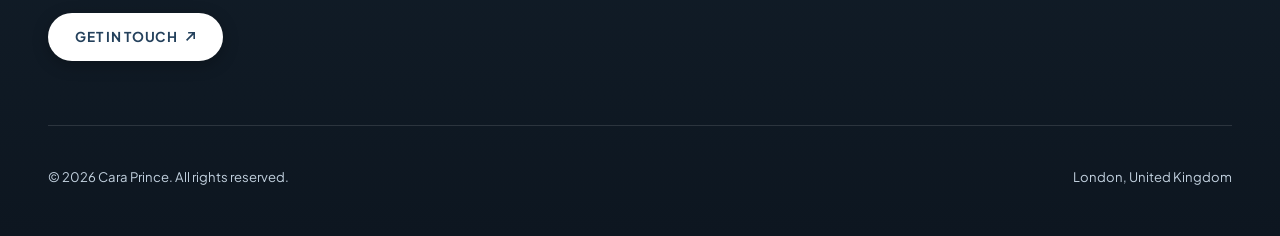
<file: story.html>
<!DOCTYPE html>
<html lang="en-GB">
<head>
  <meta charset="UTF-8" />
  <meta name="viewport" content="width=device-width, initial-scale=1.0" />
  <title>My Story — Cara Prince | Youth Sector Equity & Leadership</title>
  <meta name="description" content="Discover Cara Prince's 15-year career journey, from frontline youth work across London to heading national insights at UK Youth and leading the HEAL Academy." />
  
  <meta property="og:title" content="My Story — Cara Prince | Youth Sector Equity & Leadership" />
  <meta property="og:description" content="The journey, ethos, and leadership philosophy of London-based youth sector strategist Cara Prince." />
  <meta property="og:type" content="website" />
  <meta property="og:image" content="assets/cara-prince.jpg" />

  <link rel="stylesheet" href="styles.css?v=2.1" />
</head>
<body>

  <!-- =========================================================================
       NAVIGATION BAR
       ========================================================================= -->
  <header class="site_nav">
    <div class="container">
      <div class="nav_inner">
        
        <a href="index.html" class="brand_link">
          <img src="assets/logo.jpg" alt="Cara Prince — Community Clarity Progress" class="nav_logo_img" />
        </a>

        <nav class="nav_menu">
          <a href="index.html" class="nav_item">Home</a>
          <a href="story.html" class="nav_item is_active">My Story</a>
          <a href="services.html" class="nav_item">Services & Pricing</a>
          <a href="experience.html" class="nav_item">Experience</a>
          <a href="contact.html" class="nav_item">Contact</a>
        </nav>

        <div class="nav_actions">
          <a href="contact.html" class="btn_chic">
            <span>Request Services</span>
            <svg width="9" height="9" viewBox="0 0 9 9" fill="currentColor">
              <path d="M9 0V6.89161L7.3951 6.89161V2.81643L1.16434 9L0 7.8514L6.18357 1.62063L2.12413 1.62063V0L9 0Z"/>
            </svg>
          </a>
          <button type="button" class="mobile_nav_toggle" id="mobileNavToggle" aria-label="Toggle navigation">
            Menu
          </button>
        </div>

      </div>
    </div>
  </header>

  <!-- Mobile Drawer Menu -->
  <div class="mobile_nav_drawer" id="mobileNavDrawer">
    <a href="index.html" class="mobile_drawer_link">Home</a>
    <a href="story.html" class="mobile_drawer_link">My Story</a>
    <a href="services.html" class="mobile_drawer_link">Services & Pricing</a>
    <a href="experience.html" class="mobile_drawer_link">Experience & Milestones</a>
    <a href="contact.html" class="mobile_drawer_link">Contact & Proposals</a>
  </div>

  <main>
    <!-- =========================================================================
         INNER PAGE HERO
         ========================================================================= -->
    <section class="inner_page_hero">
      <div class="container">
        <div class="inner_hero_content">
          <div class="caption_tag">MY STORY & ETHOS</div>
          <h1 class="display_title">FIFTEEN YEARS BETWEEN THE FRONTLINE AND THE BOARDROOM</h1>
          <p class="serif_body">
            I started out mentoring teenagers across West London who were at risk of being kicked out of school. Fifteen years later, I direct national leadership programmes and help youth charities make sense of their data. The rooms got bigger, but the job is the same: listen to what people actually need, and build something that works.
          </p>
        </div>
      </div>
    </section>

    <!-- =========================================================================
         STORY BODY SECTION
         ========================================================================= -->
    <section class="section_padding">
      <div class="container">
        <div class="story_grid">
          
          <!-- Left Column: Sticky Frame & Quote -->
          <div class="story_left_sticky">
            <div class="story_photo_wrap">
              <img src="assets/cara-prince.jpg" alt="Cara Prince portrait" />
            </div>

            <div class="story_quote_card">
              <span class="caption_tag" style="color: var(--ink-primary); font-weight: 700;">WHAT GUIDES ME</span>
              <p class="serif_quote" style="margin-top: 0.75rem; font-size: 1.35rem;">
                “You can't design good policy from an ivory tower. You have to sit with youth workers, listen to young people, and let the real evidence lead the way.”
              </p>
            </div>
          </div>

          <!-- Right Column: Narrative Chapters (Varied rhythm, human tone) -->
          <div class="story_right_text">
            
            <div class="story_narrative_block">
              <span class="caption_tag">WHERE I STARTED</span>
              <h2 class="story_heading">The classrooms and estates of West London</h2>
              <p class="story_p">
                My career didn't start in strategy away-days. It began across 16 secondary schools in Kensington and Chelsea, working one-on-one with over 400 young people who had been written off or were at risk of exclusion.
              </p>
              <p class="story_p">
                Later, leading 12-week Prince's Trust teams with Epic CIC and working inside Uxbridge High School, I ran five-day wilderness residentials, set up community partnerships with Brentford FC, and dealt with the daily crises youth workers face. If you don't understand how exhausting frontline delivery is, you have no business writing strategy for it.
              </p>
            </div>

            <div class="story_narrative_block">
              <span class="caption_tag">SIX YEARS AT UK YOUTH</span>
              <h2 class="story_heading">Listening to hundreds of youth groups across the country</h2>
              <p class="story_p">
                In 2018 I moved into national network work at UK Youth. Over six and a half years, I worked my way up from engagement executive to Network Insight Manager.
              </p>
              <p class="story_p">
                My job was simple in principle, but tricky in practice: talk to youth organisations across England, Scotland, Wales, and Northern Ireland, understand what was actually keeping them awake at night — funding cliffs, pandemic disruption, volunteer burnout — and turn that feedback into evidence the CEO and trustees could use to lobby government and win major grant funding.
              </p>
            </div>

            <div class="story_narrative_block">
              <span class="caption_tag">EQUITY IN PRACTICE</span>
              <h2 class="story_heading">Building the HEAL Academy and spaces for the Global Majority</h2>
              <p class="story_p">
                Diversity talk in the non-profit sector is cheap. What's rare is giving practitioners from the Global Majority the actual tools, peer networks, and institutional leverage to lead without burning out.
              </p>
              <p class="story_p">
                At Clore Social Leadership, I directed the <em>Leadership Lighthouses</em> partnership. Today, as Programme Lead for the <strong>HEAL Academy</strong> at TRIUMPH, I run a 12-month leadership journey connecting emerging Global Majority leaders and White leaders who want to move past performative allyship into real structural change.
              </p>
            </div>

            <div class="story_narrative_block">
              <span class="caption_tag">A FEW LESSONS</span>
              <h2 class="story_heading">How I think about consulting today</h2>
              <p class="story_p">
                A couple of principles keep me grounded:
              </p>
              <p class="story_p">
                If a board report takes more than five minutes to read, it won't get acted on. I turn messy data into clear, visual one-pagers that make the next step obvious.
              </p>
              <p class="story_p">
                Real inclusion means redistributing power and budget, not just putting different faces on an annual report cover.
              </p>
              <p class="story_p">
                And keeping fees transparent matters to me. That's why my rate is clearly stated upfront (£30/hour) without hidden markups or retainer traps. Good consulting should be accessible to grassroots groups, not just multi-million-pound trusts.
              </p>
            </div>

            <div style="margin-top: 2.5rem; padding-top: 2rem; border-top: 1px solid var(--border-subtle); display: flex; gap: 1rem; flex-wrap: wrap;">
              <a href="services.html" class="btn_chic">See How I Work</a>
              <a href="contact.html" class="btn_chic_outline">Get in Touch</a>
            </div>

          </div>

        </div>
      </div>
    </section>
  </main>

  <!-- =========================================================================
       FOOTER
       ========================================================================= -->
  <footer class="site_footer">
    <div class="container">
      <div class="footer_inner">
        
        <div class="footer_brand_pane">
          <div class="footer_logo_wrap">
            <img src="assets/logo.jpg" alt="Cara Prince Logo" class="footer_logo_img" />
          </div>
          <p class="text_muted" style="color: var(--ink-light-muted); max-width: 480px; font-size: 1.05rem;">
            Strategy, research, and interim programme direction for the youth and charity sectors. Based in London, working across the UK and internationally.
          </p>
          <div style="display: flex; flex-direction: column; gap: 0.5rem;">
            <a href="mailto:cara@caraprince.co.uk" style="color: var(--brand-blue); text-decoration: none; font-weight: 700; font-size: 1.05rem;">
              cara@caraprince.co.uk ↗
            </a>
          </div>
          <div style="margin-top: 0.5rem;">
            <a href="contact.html" class="btn_chic btn_chic_light">
              <span>Get in Touch</span>
              <svg width="9" height="9" viewBox="0 0 9 9" fill="currentColor"><path d="M9 0V6.89161L7.3951 6.89161V2.81643L1.16434 9L0 7.8514L6.18357 1.62063L2.12413 1.62063V0L9 0Z"/></svg>
            </a>
          </div>
        </div>

        <div class="footer_nav_pane">
          <div class="footer_nav_list">
            <span class="footer_nav_heading">Pages</span>
            <a href="index.html" class="footer_link">Home</a>
            <a href="story.html" class="footer_link">My Story</a>
            <a href="services.html" class="footer_link">Services & Pricing</a>
            <a href="experience.html" class="footer_link">Experience & Milestones</a>
            <a href="contact.html" class="footer_link">Contact & Proposals</a>
          </div>

          <div class="footer_nav_list">
            <span class="footer_nav_heading">Direct Contact</span>
            <a href="mailto:cara@caraprince.co.uk" class="footer_link">cara@caraprince.co.uk</a>
            <a href="https://www.linkedin.com/in/cara-prince-690aa695/" target="_blank" rel="noopener" class="footer_link">
              LinkedIn Profile ↗
            </a>
            <a href="contact.html" class="footer_link">Proposal Form ↗</a>
            <span style="font-family: var(--font-main); font-size: 0.8rem; color: var(--ink-light-muted); margin-top: 0.5rem; font-weight: 500;">
              Greater London Area · Remote Worldwide
            </span>
          </div>
        </div>

      </div>

      <div class="footer_bottom">
        <span>© <span class="dynamic_year">2026</span> Cara Prince. All rights reserved.</span>
        <span>London, United Kingdom</span>
      </div>
    </div>
  </footer>

  <script src="script.js"></script>
</body>
</html>
</file>
<file: styles.css>
/* ==========================================================================
   CARA PRINCE — LUXURY EDITORIAL BRAND DESIGN SYSTEM
   Bespoke Palette & Styling Harmonised with Official Watercolour Identity
   ========================================================================== */

@import url('https://fonts.googleapis.com/css2?family=Cormorant+Garamond:ital,wght@0,400;0,500;0,600;0,700;1,400;1,600&family=Plus+Jakarta+Sans:wght@300;400;500;600;700;800;900&display=swap');

:root {
  /* Brand Palette derived directly from Cara Prince's Watercolour Logo */
  --brand-blue: #7ba6cb;
  --brand-blue-deep: #24415c;
  --brand-blue-mid: #416888;
  --brand-blue-soft: #edf5fb;
  --brand-blue-ghost: rgba(123, 166, 203, 0.12);
  
  --brand-rose: #df9fa8;
  --brand-rose-deep: #9e4f5a;
  --brand-rose-mid: #be6b76;
  --brand-rose-soft: #fcf1f3;
  --brand-rose-ghost: rgba(223, 159, 168, 0.14);

  /* Signature Luminous Gradients */
  --brand-gradient: linear-gradient(135deg, #24415c 0%, #3e6382 50%, #9e4f5a 100%);
  --brand-gradient-hover: linear-gradient(135deg, #1b3247 0%, #2f4e68 50%, #b35965 100%);
  --brand-gradient-soft: linear-gradient(135deg, rgba(123, 166, 203, 0.14) 0%, rgba(223, 159, 168, 0.16) 100%);
  --brand-gradient-rose: linear-gradient(135deg, #9e4f5a 0%, #be6b76 100%);

  /* Warm Alabaster Canvas (rich atelier paper, not cold newspaper grey) */
  --bg-page: #faf8f5;
  --bg-card: #ffffff;
  --bg-tinted: #f4f8fb;
  --bg-rose-tinted: #faf3f4;
  
  /* Luminous Deep Slate for dark accents (not harsh pitch-black) */
  --bg-dark: #15222e;
  --bg-dark-card: #1c2d3d;
  --bg-dark-elevated: #24394c;

  /* Typographic Ink (velvety deep maritime slate, no newspaper black) */
  --ink-primary: #192734;
  --ink-secondary: #4a5c6d;
  --ink-muted: #7b8e9f;
  --ink-light: #ffffff;
  --ink-light-muted: #c2d1df;

  /* Borders & Accents */
  --border-subtle: rgba(123, 166, 203, 0.22);
  --border-card: rgba(36, 65, 92, 0.08);
  --border-rose: rgba(223, 159, 168, 0.35);
  --border-focus: #7ba6cb;
  --border-dark: rgba(255, 255, 255, 0.12);

  /* Modern Human & Editorial Typography */
  --font-main: 'Plus Jakarta Sans', -apple-system, BlinkMacSystemFont, "Segoe UI", Roboto, sans-serif;
  --font-editorial: 'Cormorant Garamond', Georgia, serif;

  --radius-sm: 8px;
  --radius-md: 14px;
  --radius-lg: 20px;
  --radius-xl: 28px;
  --radius-full: 999px;

  /* Atmospheric Shadows */
  --shadow-sm: 0 4px 16px rgba(36, 65, 92, 0.06);
  --shadow-card: 0 10px 32px -4px rgba(36, 65, 92, 0.07), 0 2px 8px rgba(158, 79, 90, 0.04);
  --shadow-hover: 0 20px 42px -6px rgba(36, 65, 92, 0.14), 0 8px 18px -2px rgba(158, 79, 90, 0.1);
  --shadow-button: 0 6px 20px rgba(36, 65, 92, 0.28);
  --shadow-button-hover: 0 10px 28px rgba(158, 79, 90, 0.35);

  --transition-fast: 0.2s cubic-bezier(0.16, 1, 0.3, 1);
  --transition-smooth: 0.35s cubic-bezier(0.16, 1, 0.3, 1);
}

*, *::before, *::after {
  box-sizing: border-box;
  margin: 0;
  padding: 0;
}

::selection {
  background-color: var(--brand-rose);
  color: #ffffff;
}

html {
  -webkit-text-size-adjust: 100%;
  font-family: var(--font-main);
  background-color: var(--bg-page);
  color: var(--ink-primary);
  scroll-behavior: smooth;
}

body {
  margin: 0;
  padding: 0;
  color: var(--ink-primary);
  background-color: var(--bg-page);
  /* Organic ambient watercolour backdrop */
  background-image: 
    radial-gradient(at 0% 0%, rgba(123, 166, 203, 0.15) 0px, transparent 55%),
    radial-gradient(at 100% 0%, rgba(223, 159, 168, 0.18) 0px, transparent 50%),
    radial-gradient(at 100% 100%, rgba(123, 166, 203, 0.12) 0px, transparent 50%),
    radial-gradient(at 0% 100%, rgba(223, 159, 168, 0.14) 0px, transparent 50%);
  background-attachment: fixed;
  font-family: var(--font-main);
  font-size: 1rem;
  line-height: 1.65;
  overflow-x: hidden;
  -webkit-font-smoothing: antialiased;
}

/* ________________ TYPOGRAPHY ________________ */

.display_hero {
  font-family: var(--font-editorial);
  font-size: clamp(3.4rem, 8.5vw, 7.5rem);
  font-weight: 600;
  line-height: 0.92;
  letter-spacing: -0.02em;
  color: var(--ink-primary);
  background: linear-gradient(135deg, var(--ink-primary) 0%, var(--brand-blue-deep) 100%);
  -webkit-background-clip: text;
  -webkit-text-fill-color: transparent;
}

.display_hero_sub {
  font-family: var(--font-main);
  font-size: clamp(1.15rem, 2.4vw, 1.75rem);
  font-weight: 800;
  line-height: 1.25;
  letter-spacing: -0.015em;
  text-transform: uppercase;
  color: var(--brand-blue-deep);
}

.display_title {
  font-family: var(--font-editorial);
  font-size: clamp(2.4rem, 4.5vw, 4.2rem);
  font-weight: 600;
  line-height: 1.08;
  letter-spacing: -0.015em;
  color: var(--ink-primary);
}

.display_section {
  font-family: var(--font-main);
  font-size: clamp(1.35rem, 2.5vw, 2.1rem);
  font-weight: 800;
  letter-spacing: -0.02em;
  text-transform: uppercase;
  line-height: 1.2;
  color: var(--ink-primary);
}

.serif_quote {
  font-family: var(--font-editorial);
  font-size: clamp(1.4rem, 2.2vw, 2rem);
  font-weight: 400;
  font-style: italic;
  line-height: 1.45;
  color: var(--ink-secondary);
  border-left: 3px solid var(--brand-rose);
  padding-left: 1.5rem;
  margin: 0.5rem 0;
}

.serif_body {
  font-family: var(--font-editorial);
  font-size: 1.35rem;
  font-weight: 400;
  line-height: 1.55;
  color: var(--ink-secondary);
}

.caption_tag {
  font-family: var(--font-main);
  font-size: 0.78rem;
  letter-spacing: 0.12em;
  text-transform: uppercase;
  font-weight: 800;
  color: var(--brand-blue-mid);
}

.text_muted {
  color: var(--ink-secondary);
}

/* ________________ CONTAINERS ________________ */

.container {
  width: 100%;
  max-width: 1400px;
  margin-left: auto;
  margin-right: auto;
  padding-left: clamp(1.25rem, 4vw, 3rem);
  padding-right: clamp(1.25rem, 4vw, 3rem);
}

.section_padding {
  padding-top: clamp(4rem, 7vw, 6.5rem);
  padding-bottom: clamp(4rem, 7vw, 6.5rem);
}

/* ________________ NAVIGATION BAR ________________ */

.site_nav {
  position: sticky;
  top: 0;
  z-index: 1000;
  background-color: rgba(250, 248, 245, 0.92);
  backdrop-filter: blur(16px);
  -webkit-backdrop-filter: blur(16px);
  border-bottom: 1px solid var(--border-subtle);
  transition: all var(--transition-fast);
}

.nav_inner {
  display: flex;
  align-items: center;
  justify-content: space-between;
  height: 5.5rem;
}

.brand_link {
  display: flex;
  align-items: center;
  gap: 0.75rem;
  text-decoration: none;
}

.nav_logo_img {
  height: 50px;
  width: auto;
  object-fit: contain;
  display: block;
  transition: transform var(--transition-fast);
}

.brand_link:hover .nav_logo_img {
  transform: scale(1.03);
}

.nav_menu {
  display: flex;
  align-items: center;
  gap: 2rem;
}

.nav_item {
  font-family: var(--font-main);
  font-size: 0.88rem;
  font-weight: 700;
  text-transform: uppercase;
  letter-spacing: 0.05em;
  color: var(--ink-secondary);
  text-decoration: none;
  position: relative;
  padding: 0.4rem 0;
  transition: color var(--transition-fast);
}

.nav_item:hover {
  color: var(--brand-blue-deep);
}

.nav_item.is_active {
  color: var(--brand-blue-deep);
}

.nav_item.is_active::after,
.nav_item:hover::after {
  content: '';
  position: absolute;
  bottom: 0;
  left: 0;
  right: 0;
  height: 2.5px;
  background: linear-gradient(90deg, var(--brand-blue) 0%, var(--brand-rose) 100%);
  border-radius: var(--radius-full);
}

.nav_actions {
  display: flex;
  align-items: center;
  gap: 1rem;
}

.nav_rate_pill {
  display: inline-flex;
  align-items: center;
  gap: 0.5rem;
  background-color: var(--brand-blue-soft);
  color: var(--brand-blue-deep);
  padding: 0.5rem 1.15rem;
  border-radius: var(--radius-full);
  font-family: var(--font-main);
  font-size: 0.82rem;
  font-weight: 700;
  text-decoration: none;
  border: 1px solid rgba(123, 166, 203, 0.4);
  transition: all var(--transition-fast);
}

.nav_rate_pill:hover {
  background-color: #e3eff8;
  border-color: var(--brand-blue);
  transform: translateY(-1px);
}

/* SIGNATURE DUAL-TONE WATERCOLOUR BUTTON */
.btn_chic {
  display: inline-flex;
  align-items: center;
  justify-content: center;
  gap: 0.55rem;
  background: var(--brand-gradient);
  color: var(--ink-light);
  padding: 0.75rem 1.65rem;
  border-radius: var(--radius-full);
  font-family: var(--font-main);
  font-size: 0.85rem;
  font-weight: 700;
  text-transform: uppercase;
  letter-spacing: 0.05em;
  text-decoration: none;
  border: 1px solid rgba(255, 255, 255, 0.2);
  cursor: pointer;
  box-shadow: var(--shadow-button);
  transition: all var(--transition-fast);
  position: relative;
  overflow: hidden;
}

.btn_chic::before {
  content: '';
  position: absolute;
  top: 0;
  left: -100%;
  width: 100%;
  height: 100%;
  background: linear-gradient(90deg, transparent, rgba(255, 255, 255, 0.2), transparent);
  transition: left 0.6s ease;
}

.btn_chic:hover {
  transform: translateY(-2px);
  background: var(--brand-gradient-hover);
  box-shadow: var(--shadow-button-hover);
}

.btn_chic:hover::before {
  left: 100%;
}

.btn_chic svg {
  transition: transform var(--transition-fast);
}

.btn_chic:hover svg {
  transform: translate(2px, -2px);
}

.btn_chic_outline {
  display: inline-flex;
  align-items: center;
  justify-content: center;
  gap: 0.5rem;
  background-color: rgba(255, 255, 255, 0.8);
  backdrop-filter: blur(8px);
  color: var(--brand-blue-deep);
  padding: 0.72rem 1.6rem;
  border-radius: var(--radius-full);
  font-family: var(--font-main);
  font-size: 0.85rem;
  font-weight: 700;
  text-transform: uppercase;
  letter-spacing: 0.05em;
  text-decoration: none;
  border: 1.5px solid var(--brand-blue-mid);
  cursor: pointer;
  box-shadow: 0 2px 8px rgba(36, 65, 92, 0.06);
  transition: all var(--transition-fast);
}

.btn_chic_outline:hover {
  background: var(--brand-blue-deep);
  color: #ffffff;
  border-color: var(--brand-blue-deep);
  transform: translateY(-2px);
  box-shadow: 0 8px 20px rgba(36, 65, 92, 0.2);
}

.mobile_nav_toggle {
  display: none;
  background: none;
  border: 1px solid var(--border-subtle);
  padding: 0.5rem 0.9rem;
  border-radius: var(--radius-full);
  font-family: var(--font-main);
  font-size: 0.82rem;
  font-weight: 700;
  text-transform: uppercase;
  color: var(--brand-blue-deep);
  cursor: pointer;
}

/* ________________ HERO SECTION ________________ */

.hero_editorial_wrap {
  padding-top: clamp(2.5rem, 5vw, 4.5rem);
  padding-bottom: clamp(3.5rem, 6vw, 6rem);
  position: relative;
}

.hero_header_top {
  display: flex;
  align-items: center;
  justify-content: flex-end;
  margin-bottom: 2rem;
  flex-wrap: wrap;
  gap: 1rem;
}

.hero_live_badge {
  display: inline-flex;
  align-items: center;
  gap: 0.5rem;
  font-family: var(--font-main);
  font-size: 0.82rem;
  font-weight: 700;
  color: var(--brand-blue-deep);
  background-color: rgba(255, 255, 255, 0.9);
  backdrop-filter: blur(12px);
  padding: 0.5rem 1.15rem;
  border-radius: var(--radius-full);
  border: 1px solid var(--border-subtle);
  box-shadow: var(--shadow-sm);
  letter-spacing: 0.02em;
}

.hero_visual_grid {
  display: grid;
  grid-template-columns: 1.15fr 0.85fr;
  gap: clamp(2rem, 5vw, 5rem);
  align-items: center;
}

.hero_content_pane {
  display: flex;
  flex-direction: column;
  gap: 1.85rem;
}

.hero_bio_summary {
  font-size: 1.08rem;
  line-height: 1.75;
  color: var(--ink-secondary);
  max-width: 620px;
}

.hero_action_row {
  display: flex;
  align-items: center;
  gap: 1rem;
  flex-wrap: wrap;
  margin-top: 0.5rem;
}

.hero_portrait_frame {
  position: relative;
  border-radius: var(--radius-xl);
  overflow: hidden;
  box-shadow: 0 20px 50px -10px rgba(36, 65, 92, 0.2), 0 10px 30px -5px rgba(223, 159, 168, 0.25);
  background: linear-gradient(135deg, rgba(123, 166, 203, 0.2) 0%, rgba(223, 159, 168, 0.25) 100%);
  border: 2px solid rgba(255, 255, 255, 0.9);
}

.hero_portrait_img {
  width: 100%;
  aspect-ratio: 4 / 5;
  object-fit: cover;
  object-position: center 20%;
  display: block;
  transition: transform 1.2s cubic-bezier(0.16, 1, 0.3, 1);
}

.hero_portrait_frame:hover .hero_portrait_img {
  transform: scale(1.03);
}

.hero_glass_badge {
  position: absolute;
  bottom: 1.5rem;
  left: 1.5rem;
  right: 1.5rem;
  padding: 1.25rem 1.5rem;
  border-radius: var(--radius-lg);
  background: rgba(255, 255, 255, 0.88);
  backdrop-filter: blur(18px);
  -webkit-backdrop-filter: blur(18px);
  border: 1px solid rgba(255, 255, 255, 0.95);
  box-shadow: 0 12px 32px rgba(36, 65, 92, 0.12);
  display: flex;
  align-items: center;
  justify-content: space-between;
  gap: 1rem;
}

.glass_badge_title {
  font-family: var(--font-main);
  font-size: 0.95rem;
  font-weight: 800;
  text-transform: uppercase;
  letter-spacing: -0.01em;
  color: var(--brand-blue-deep);
}

.glass_badge_sub {
  font-family: var(--font-main);
  font-size: 0.76rem;
  color: var(--ink-secondary);
  font-weight: 600;
}

/* ________________ CONTINUOUS MARQUEE ________________ */

.chic_marquee {
  background: linear-gradient(90deg, #15222e 0%, #1f3549 50%, #202634 100%);
  border-top: 1px solid rgba(123, 166, 203, 0.2);
  border-bottom: 1px solid rgba(223, 159, 168, 0.2);
  color: var(--ink-light);
  overflow: hidden;
  padding: 1.35rem 0;
  user-select: none;
}

.chic_marquee_track {
  display: flex;
  width: max-content;
}

.chic_marquee_items {
  display: flex;
  align-items: center;
  gap: 2.5rem;
  padding-right: 2.5rem;
  animation: marquee-scroll 35s linear infinite;
}

.chic_marquee:hover .chic_marquee_items {
  animation-play-state: paused;
}

.marquee_phrase {
  font-family: var(--font-main);
  font-size: clamp(1.2rem, 2.2vw, 1.75rem);
  font-weight: 800;
  text-transform: uppercase;
  letter-spacing: -0.02em;
  white-space: nowrap;
}

.star_dot {
  color: var(--brand-rose);
  font-size: 1.25rem;
  text-shadow: 0 0 10px rgba(223, 159, 168, 0.5);
}

@keyframes marquee-scroll {
  0% { transform: translateX(0); }
  100% { transform: translateX(-100%); }
}

/* ________________ INSTITUTIONAL PEDIGREE ________________ */

.pedigree_section {
  padding: 4rem 0;
  border-bottom: 1px solid var(--border-subtle);
  background: linear-gradient(180deg, rgba(255, 255, 255, 0.6) 0%, rgba(244, 248, 251, 0.8) 100%);
}

.pedigree_grid {
  display: grid;
  grid-template-columns: repeat(6, 1fr);
  gap: 1.5rem;
  align-items: center;
}

.pedigree_item {
  display: flex;
  flex-direction: column;
  align-items: center;
  text-align: center;
  gap: 0.35rem;
  padding: 1rem 0.5rem;
  transition: transform var(--transition-fast);
}

.pedigree_item:hover {
  transform: translateY(-2px);
}

.pedigree_name {
  font-family: var(--font-main);
  font-size: 1.25rem;
  font-weight: 900;
  letter-spacing: -0.03em;
  text-transform: uppercase;
  color: var(--brand-blue-deep);
  transition: color var(--transition-fast);
}

.pedigree_item:hover .pedigree_name {
  color: var(--brand-rose-deep);
}

.pedigree_role {
  font-family: var(--font-main);
  font-size: 0.72rem;
  color: var(--ink-muted);
  font-weight: 600;
  text-transform: uppercase;
  letter-spacing: 0.04em;
  line-height: 1.35;
}

/* ________________ CARDS & GRID (HOME PREVIEW) ________________ */

.section_head_dual {
  display: flex;
  align-items: flex-end;
  justify-content: space-between;
  flex-wrap: wrap;
  gap: 1.5rem;
  margin-bottom: 3.5rem;
}

.cards_trio_grid {
  display: grid;
  grid-template-columns: repeat(3, 1fr);
  gap: 2rem;
}

.chic_card {
  background-color: rgba(255, 255, 255, 0.94);
  backdrop-filter: blur(12px);
  -webkit-backdrop-filter: blur(12px);
  border: 1px solid var(--border-subtle);
  border-radius: var(--radius-lg);
  padding: clamp(1.75rem, 3vw, 2.5rem);
  box-shadow: var(--shadow-card);
  display: flex;
  flex-direction: column;
  justify-content: space-between;
  transition: transform var(--transition-smooth), box-shadow var(--transition-smooth), border-color var(--transition-smooth);
  position: relative;
  overflow: hidden;
}

/* Luminous top gradient bar on cards */
.chic_card::before {
  content: '';
  position: absolute;
  top: 0;
  left: 0;
  right: 0;
  height: 3px;
  background: linear-gradient(90deg, var(--brand-blue) 0%, var(--brand-rose) 100%);
  opacity: 0.7;
  transition: height var(--transition-fast), opacity var(--transition-fast);
}

.chic_card:hover {
  transform: translateY(-6px);
  box-shadow: var(--shadow-hover);
  border-color: rgba(123, 166, 203, 0.5);
}

.chic_card:hover::before {
  height: 4.5px;
  opacity: 1;
}

.card_top_content {
  display: flex;
  flex-direction: column;
  gap: 1.25rem;
}

.card_num_badge {
  display: flex;
  align-items: center;
  justify-content: flex-start;
}

.card_category {
  font-family: var(--font-main);
  font-size: 0.72rem;
  padding: 0.3rem 0.85rem;
  border-radius: var(--radius-full);
  background: linear-gradient(135deg, #fdf4f5 0%, #f7eaed 100%);
  color: var(--brand-rose-deep);
  border: 1px solid rgba(223, 159, 168, 0.45);
  text-transform: uppercase;
  font-weight: 700;
  letter-spacing: 0.04em;
}

.card_heading {
  font-family: var(--font-main);
  font-size: 1.45rem;
  font-weight: 800;
  letter-spacing: -0.02em;
  line-height: 1.2;
  color: var(--brand-blue-deep);
}

.card_body_text {
  font-size: 0.98rem;
  color: var(--ink-secondary);
  line-height: 1.65;
}

.card_bottom_cta {
  margin-top: 2rem;
  padding-top: 1.5rem;
  border-top: 1px solid var(--border-subtle);
  display: flex;
  align-items: center;
  justify-content: space-between;
}

.card_arrow_link {
  font-family: var(--font-main);
  font-size: 0.82rem;
  font-weight: 800;
  text-transform: uppercase;
  letter-spacing: 0.05em;
  text-decoration: none;
  color: var(--brand-blue-deep);
  display: inline-flex;
  align-items: center;
  gap: 0.4rem;
  transition: transform var(--transition-fast), color var(--transition-fast);
}

.card_arrow_link:hover {
  transform: translateX(4px);
  color: var(--brand-rose-deep);
}

/* ________________ INNER PAGE HERO ________________ */

.inner_page_hero {
  padding-top: clamp(3.5rem, 6vw, 5.5rem);
  padding-bottom: clamp(3rem, 5vw, 4.5rem);
  border-bottom: 1px solid var(--border-subtle);
  background: linear-gradient(180deg, rgba(250, 248, 245, 0.8) 0%, rgba(244, 248, 251, 0.9) 100%);
}

.inner_hero_content {
  max-width: 920px;
  display: flex;
  flex-direction: column;
  gap: 1.35rem;
}

/* ________________ MY STORY PAGE ________________ */

.story_grid {
  display: grid;
  grid-template-columns: 1fr 1fr;
  gap: clamp(2rem, 6vw, 6rem);
  align-items: start;
}

.story_left_sticky {
  position: sticky;
  top: 7rem;
  display: flex;
  flex-direction: column;
  gap: 2rem;
}

.story_photo_wrap {
  border-radius: var(--radius-xl);
  overflow: hidden;
  box-shadow: 0 16px 40px -8px rgba(36, 65, 92, 0.16);
  border: 2px solid rgba(255, 255, 255, 0.9);
}

.story_photo_wrap img {
  width: 100%;
  aspect-ratio: 4 / 5;
  object-fit: cover;
  display: block;
}

.story_quote_card {
  padding: 2.25rem;
  background-color: rgba(255, 255, 255, 0.94);
  backdrop-filter: blur(12px);
  border-radius: var(--radius-lg);
  border: 1px solid var(--border-subtle);
  box-shadow: var(--shadow-card);
  position: relative;
  overflow: hidden;
}

.story_quote_card::before {
  content: '';
  position: absolute;
  top: 0;
  left: 0;
  right: 0;
  height: 3px;
  background: linear-gradient(90deg, var(--brand-blue) 0%, var(--brand-rose) 100%);
}

.story_right_text {
  display: flex;
  flex-direction: column;
  gap: 2.25rem;
}

.story_narrative_block {
  display: flex;
  flex-direction: column;
  gap: 1.25rem;
}

.story_heading {
  font-family: var(--font-editorial);
  font-size: 2.3rem;
  font-weight: 600;
  line-height: 1.2;
  color: var(--brand-blue-deep);
}

.story_p {
  font-size: 1.05rem;
  line-height: 1.75;
  color: var(--ink-secondary);
}

.story_p strong {
  color: var(--ink-primary);
}

.ethos_list {
  list-style: none;
  display: flex;
  flex-direction: column;
  gap: 1rem;
  margin-top: 0.5rem;
}

.ethos_item {
  display: flex;
  align-items: flex-start;
  gap: 1.15rem;
  padding: 1.35rem 1.6rem;
  background-color: rgba(255, 255, 255, 0.92);
  backdrop-filter: blur(10px);
  border-radius: var(--radius-md);
  border: 1px solid var(--border-subtle);
  box-shadow: var(--shadow-sm);
  transition: all var(--transition-fast);
}

.ethos_item:hover {
  transform: translateY(-2px);
  border-color: rgba(123, 166, 203, 0.5);
  box-shadow: var(--shadow-card);
}

.ethos_icon {
  font-size: 1.15rem;
  color: var(--brand-rose-deep);
  margin-top: 0.15rem;
}

/* ________________ SERVICES & PRICING PAGE ________________ */

.services_catalog_grid {
  display: grid;
  grid-template-columns: repeat(2, 1fr);
  gap: 2.5rem;
}

.service_item_card {
  background-color: rgba(255, 255, 255, 0.94);
  backdrop-filter: blur(12px);
  -webkit-backdrop-filter: blur(12px);
  border: 1px solid var(--border-subtle);
  border-radius: var(--radius-xl);
  padding: clamp(2rem, 4vw, 3rem);
  box-shadow: var(--shadow-card);
  display: flex;
  flex-direction: column;
  justify-content: space-between;
  gap: 2rem;
  transition: all var(--transition-smooth);
  position: relative;
  overflow: hidden;
}

.service_item_card::before {
  content: '';
  position: absolute;
  top: 0;
  left: 0;
  right: 0;
  height: 3px;
  background: linear-gradient(90deg, var(--brand-blue) 0%, var(--brand-rose) 100%);
  opacity: 0.7;
  transition: height var(--transition-fast), opacity var(--transition-fast);
}

.service_item_card:hover {
  transform: translateY(-5px);
  box-shadow: var(--shadow-hover);
  border-color: rgba(123, 166, 203, 0.5);
}

.service_item_card:hover::before {
  height: 4.5px;
  opacity: 1;
}

.deliverables_list {
  list-style: none;
  display: flex;
  flex-direction: column;
  gap: 0.65rem;
  margin: 1.25rem 0;
}

.deliverables_list li {
  font-size: 0.95rem;
  color: var(--ink-primary);
  display: flex;
  align-items: center;
  gap: 0.65rem;
}

.deliverables_list li::before {
  content: '✦';
  font-size: 0.75rem;
  color: var(--brand-rose-deep);
}

.pricing_tier_banner {
  background: linear-gradient(135deg, #15222e 0%, #233e56 50%, #4a2833 100%);
  border: 1px solid rgba(123, 166, 203, 0.3);
  box-shadow: 0 24px 60px rgba(21, 34, 46, 0.3);
  color: var(--ink-light);
  border-radius: var(--radius-xl);
  padding: clamp(2.5rem, 5vw, 4.5rem);
  margin-top: 5rem;
  display: grid;
  grid-template-columns: 1fr 1fr;
  gap: 3rem;
  align-items: center;
  position: relative;
  overflow: hidden;
}

.pricing_tier_banner::after {
  content: '';
  position: absolute;
  top: -50%;
  right: -20%;
  width: 350px;
  height: 350px;
  border-radius: 50%;
  background: radial-gradient(circle, rgba(223, 159, 168, 0.15) 0%, transparent 70%);
  pointer-events: none;
}

.tier_pill_badge {
  display: inline-block;
  background: linear-gradient(90deg, var(--brand-blue) 0%, var(--brand-rose) 100%);
  color: var(--brand-blue-deep);
  padding: 0.45rem 1rem;
  border-radius: var(--radius-full);
  font-family: var(--font-main);
  font-size: 0.78rem;
  text-transform: uppercase;
  font-weight: 800;
  letter-spacing: 0.06em;
  margin-bottom: 1rem;
}

.tier_rate_big {
  font-family: var(--font-main);
  font-size: clamp(2.5rem, 4.5vw, 4rem);
  font-weight: 800;
  line-height: 1;
  color: var(--ink-light);
  margin: 0.5rem 0 1rem;
}

/* ________________ EXPERIENCE PAGE ________________ */

.timeline_container {
  display: flex;
  flex-direction: column;
  gap: 2.5rem;
}

.timeline_card {
  background-color: rgba(255, 255, 255, 0.94);
  backdrop-filter: blur(12px);
  border: 1px solid var(--border-subtle);
  border-radius: var(--radius-xl);
  padding: clamp(2rem, 3.5vw, 3rem);
  box-shadow: var(--shadow-card);
  display: grid;
  grid-template-columns: 0.8fr 1.2fr;
  gap: 2.5rem;
  transition: all var(--transition-smooth);
  position: relative;
  overflow: hidden;
}

.timeline_card::before {
  content: '';
  position: absolute;
  top: 0;
  left: 0;
  right: 0;
  height: 3px;
  background: linear-gradient(90deg, var(--brand-blue) 0%, var(--brand-rose) 100%);
  opacity: 0.7;
}

.timeline_card:hover {
  box-shadow: var(--shadow-hover);
  border-color: rgba(123, 166, 203, 0.5);
  transform: translateY(-3px);
}

.timeline_left {
  display: flex;
  flex-direction: column;
  gap: 0.75rem;
}

.timeline_role {
  font-family: var(--font-main);
  font-size: 1.45rem;
  font-weight: 800;
  line-height: 1.2;
  color: var(--brand-blue-deep);
}

.timeline_org {
  font-family: var(--font-main);
  font-size: 0.9rem;
  font-weight: 700;
  color: var(--brand-blue-mid);
  text-transform: uppercase;
  letter-spacing: 0.04em;
}

.timeline_date_tag {
  display: inline-block;
  font-family: var(--font-main);
  font-size: 0.78rem;
  padding: 0.35rem 0.85rem;
  background: linear-gradient(135deg, #fdf4f5 0%, #f7eaed 100%);
  color: var(--brand-rose-deep);
  border: 1px solid rgba(223, 159, 168, 0.4);
  border-radius: var(--radius-full);
  width: fit-content;
  font-weight: 700;
}

.timeline_narrative {
  font-size: 1rem;
  line-height: 1.7;
  color: var(--ink-secondary);
}

.timeline_bullets {
  list-style: none;
  display: flex;
  flex-direction: column;
  gap: 0.65rem;
  margin-top: 1rem;
}

.timeline_bullets li {
  font-size: 0.95rem;
  color: var(--ink-primary);
  display: flex;
  align-items: flex-start;
  gap: 0.65rem;
  line-height: 1.5;
}

.timeline_bullets li::before {
  content: '✦';
  font-size: 0.75rem;
  color: var(--brand-blue);
  margin-top: 0.25rem;
}

.credentials_grid {
  display: grid;
  grid-template-columns: repeat(4, 1fr);
  gap: 1.5rem;
  margin-top: 3.5rem;
}

.cred_box {
  background-color: rgba(255, 255, 255, 0.94);
  backdrop-filter: blur(10px);
  border: 1px solid var(--border-subtle);
  border-radius: var(--radius-lg);
  padding: 1.75rem;
  display: flex;
  flex-direction: column;
  justify-content: space-between;
  gap: 1rem;
  box-shadow: var(--shadow-sm);
  transition: all var(--transition-fast);
}

.cred_box:hover {
  transform: translateY(-3px);
  border-color: rgba(123, 166, 203, 0.5);
  box-shadow: var(--shadow-card);
}

.cred_inst {
  font-family: var(--font-main);
  font-size: 0.78rem;
  color: var(--ink-muted);
  text-transform: uppercase;
  font-weight: 700;
}

.cred_course {
  font-family: var(--font-main);
  font-size: 1.15rem;
  font-weight: 800;
  line-height: 1.25;
  color: var(--brand-blue-deep);
}

.cred_badge {
  font-family: var(--font-main);
  font-size: 0.74rem;
  padding: 0.35rem 0.8rem;
  background-color: var(--brand-blue-soft);
  color: var(--brand-blue-deep);
  border-radius: var(--radius-full);
  font-weight: 700;
  width: fit-content;
}

/* ________________ CONTACT PAGE ________________ */

.contact_split_wrap {
  display: grid;
  grid-template-columns: 0.85fr 1.15fr;
  gap: clamp(2rem, 5vw, 5rem);
  align-items: start;
}

.contact_info_card {
  background-color: rgba(255, 255, 255, 0.94);
  backdrop-filter: blur(12px);
  border: 1px solid var(--border-subtle);
  border-radius: var(--radius-xl);
  padding: clamp(2rem, 3.5vw, 3rem);
  box-shadow: var(--shadow-card);
  display: flex;
  flex-direction: column;
  gap: 2rem;
  position: relative;
  overflow: hidden;
}

.contact_info_card::before {
  content: '';
  position: absolute;
  top: 0;
  left: 0;
  right: 0;
  height: 3px;
  background: linear-gradient(90deg, var(--brand-blue) 0%, var(--brand-rose) 100%);
}

.contact_point {
  display: flex;
  align-items: flex-start;
  gap: 1rem;
}

.contact_point_icon {
  width: 2.85rem;
  height: 2.85rem;
  border-radius: 50%;
  background: linear-gradient(135deg, var(--brand-blue-soft) 0%, #e2eff8 100%);
  color: var(--brand-blue-deep);
  border: 1px solid rgba(123, 166, 203, 0.3);
  display: flex;
  align-items: center;
  justify-content: center;
  flex-shrink: 0;
}

.proposal_form_container {
  background-color: rgba(255, 255, 255, 0.96);
  backdrop-filter: blur(16px);
  border: 1px solid var(--border-subtle);
  border-radius: var(--radius-xl);
  padding: clamp(2rem, 4vw, 3.5rem);
  box-shadow: var(--shadow-hover);
  position: relative;
  overflow: hidden;
}

.proposal_form_container::before {
  content: '';
  position: absolute;
  top: 0;
  left: 0;
  right: 0;
  height: 3.5px;
  background: linear-gradient(90deg, var(--brand-blue) 0%, var(--brand-rose) 100%);
}

.chic_form {
  display: flex;
  flex-direction: column;
  gap: 1.75rem;
}

.form_group {
  display: flex;
  flex-direction: column;
  gap: 0.5rem;
}

.form_label {
  font-family: var(--font-main);
  font-size: 0.8rem;
  font-weight: 700;
  text-transform: uppercase;
  letter-spacing: 0.05em;
  color: var(--brand-blue-deep);
}

.form_grid_2 {
  display: grid;
  grid-template-columns: 1fr 1fr;
  gap: 1.25rem;
}

.form_control {
  width: 100%;
  padding: 0.95rem 1.2rem;
  border: 1px solid rgba(123, 166, 203, 0.3);
  border-radius: var(--radius-md);
  background-color: #fafbfc;
  font-family: var(--font-main);
  font-size: 0.95rem;
  color: var(--ink-primary);
  outline: none;
  transition: all var(--transition-fast);
}

.form_control:focus {
  background-color: #ffffff;
  border-color: var(--brand-blue);
  box-shadow: 0 0 0 3px rgba(123, 166, 203, 0.25), 0 4px 12px rgba(36, 65, 92, 0.06);
}

textarea.form_control {
  resize: vertical;
  min-height: 130px;
}

.service_pill_selector {
  display: flex;
  flex-wrap: wrap;
  gap: 0.65rem;
}

.service_pill_choice {
  display: inline-flex;
  align-items: center;
  gap: 0.5rem;
  padding: 0.65rem 1.15rem;
  border: 1px solid var(--border-subtle);
  background-color: #fafbfc;
  border-radius: var(--radius-full);
  font-family: var(--font-main);
  font-size: 0.88rem;
  font-weight: 600;
  color: var(--ink-secondary);
  cursor: pointer;
  user-select: none;
  transition: all var(--transition-fast);
}

.service_pill_choice:hover {
  border-color: var(--brand-blue);
  background-color: #ffffff;
  color: var(--brand-blue-deep);
}

.service_pill_choice input {
  accent-color: var(--brand-blue-deep);
}

.service_pill_choice.is_checked {
  background: var(--brand-gradient);
  color: #ffffff;
  border-color: transparent;
  box-shadow: 0 4px 12px rgba(36, 65, 92, 0.25);
}

.form_feedback_box {
  display: none;
  padding: 1.25rem 1.5rem;
  border-radius: var(--radius-md);
  background-color: #f0fdf4;
  border: 1px solid #86efac;
  color: #166534;
  font-size: 0.95rem;
  font-weight: 600;
}

.form_feedback_box.is_visible {
  display: block;
}

/* ________________ FOOTER ________________ */

.site_footer {
  background: linear-gradient(180deg, #15222e 0%, #0d1620 100%);
  position: relative;
  border-top: 2px solid transparent;
  border-image: linear-gradient(90deg, var(--brand-blue) 0%, var(--brand-rose) 100%) 1;
  color: var(--ink-light);
  padding: 5.5rem 0 3rem;
  margin-top: 5rem;
}

.footer_inner {
  display: grid;
  grid-template-columns: 1.2fr 0.8fr;
  gap: 4rem;
  padding-bottom: 4rem;
  border-bottom: 1px solid var(--border-dark);
}

.footer_brand_pane {
  display: flex;
  flex-direction: column;
  gap: 1.5rem;
}

.footer_logo_wrap {
  display: inline-flex;
  align-items: center;
  background: #ffffff;
  padding: 0.65rem 1.35rem;
  border-radius: var(--radius-md);
  box-shadow: 0 6px 22px rgba(0, 0, 0, 0.28);
  width: fit-content;
}

.footer_logo_img {
  height: 46px;
  width: auto;
  object-fit: contain;
  display: block;
}

.btn_chic_light {
  background: #ffffff !important;
  color: var(--brand-blue-deep) !important;
  border: 1px solid rgba(255, 255, 255, 0.9) !important;
  box-shadow: 0 4px 16px rgba(0, 0, 0, 0.25) !important;
  transition: all var(--transition-fast) !important;
}

.btn_chic_light:hover {
  background: var(--brand-blue-soft) !important;
  color: var(--brand-blue-deep) !important;
  transform: translateY(-2px) !important;
  box-shadow: 0 8px 24px rgba(123, 166, 203, 0.35) !important;
}

.footer_name {
  font-family: var(--font-editorial);
  font-size: clamp(2.5rem, 5vw, 4.5rem);
  font-weight: 600;
  line-height: 1;
  color: var(--ink-light);
}

.footer_nav_pane {
  display: grid;
  grid-template-columns: 1fr 1fr;
  gap: 2rem;
}

.footer_nav_list {
  display: flex;
  flex-direction: column;
  gap: 0.75rem;
}

.footer_nav_heading {
  font-family: var(--font-main);
  font-size: 0.75rem;
  color: var(--brand-blue);
  text-transform: uppercase;
  letter-spacing: 0.08em;
  font-weight: 800;
  margin-bottom: 0.5rem;
}

.footer_link {
  color: var(--ink-light);
  text-decoration: none;
  font-size: 0.95rem;
  font-weight: 500;
  transition: color var(--transition-fast);
}

.footer_link:hover {
  color: var(--brand-rose);
}

.footer_bottom {
  display: flex;
  align-items: center;
  justify-content: space-between;
  padding-top: 2.5rem;
  flex-wrap: wrap;
  gap: 1rem;
  font-family: var(--font-main);
  font-size: 0.82rem;
  color: var(--ink-light-muted);
}

/* ________________ MOBILE DRAWER ________________ */

.mobile_nav_drawer {
  position: fixed;
  top: 5.5rem;
  left: 0;
  right: 0;
  background-color: var(--bg-page);
  border-bottom: 1px solid var(--border-subtle);
  z-index: 999;
  padding: 1.5rem;
  box-shadow: var(--shadow-card);
  display: none;
  flex-direction: column;
  gap: 1rem;
}

.mobile_drawer_link {
  font-family: var(--font-main);
  font-size: 1.15rem;
  font-weight: 800;
  text-transform: uppercase;
  color: var(--brand-blue-deep);
  text-decoration: none;
  padding: 0.5rem 0;
  border-bottom: 1px solid var(--border-subtle);
}

/* ________________ RESPONSIVENESS ________________ */

@media screen and (max-width: 1024px) {
  .hero_visual_grid {
    grid-template-columns: 1fr;
  }
  .pedigree_grid {
    grid-template-columns: repeat(3, 1fr);
  }
  .cards_trio_grid {
    grid-template-columns: 1fr;
  }
  .services_catalog_grid {
    grid-template-columns: 1fr;
  }
  .pricing_tier_banner {
    grid-template-columns: 1fr;
  }
  .story_grid {
    grid-template-columns: 1fr;
  }
  .story_left_sticky {
    position: static;
  }
  .timeline_card {
    grid-template-columns: 1fr;
  }
  .credentials_grid {
    grid-template-columns: 1fr 1fr;
  }
  .contact_split_wrap {
    grid-template-columns: 1fr;
  }
  .footer_inner {
    grid-template-columns: 1fr;
  }
}

@media screen and (max-width: 768px) {
  .nav_menu {
    display: none;
  }
  .mobile_nav_toggle {
    display: block;
  }
  .pedigree_grid {
    grid-template-columns: 1fr 1fr;
  }
  .credentials_grid {
    grid-template-columns: 1fr;
  }
  .form_grid_2 {
    grid-template-columns: 1fr;
  }
  .footer_nav_pane {
    grid-template-columns: 1fr;
  }
}
</file>
